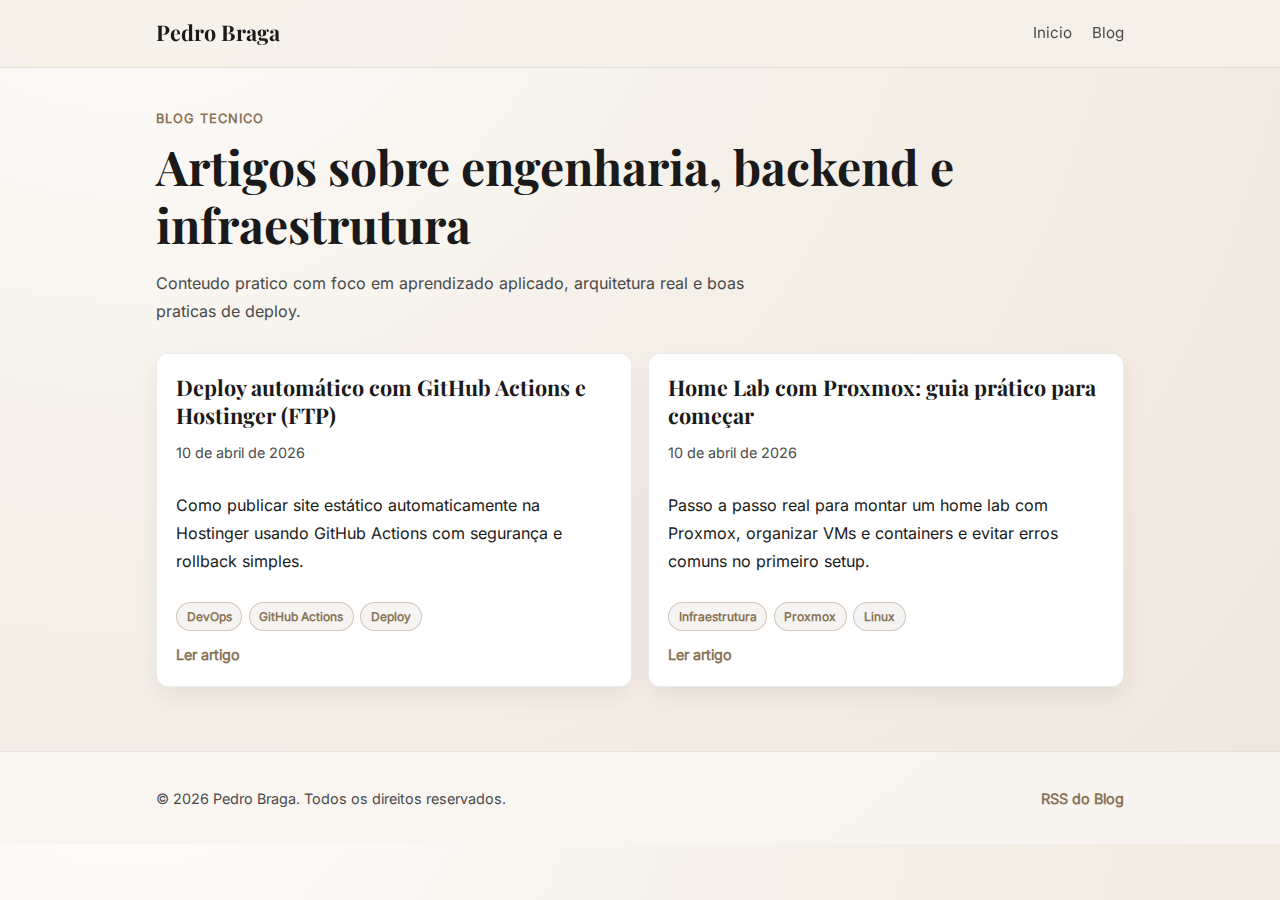
<file: blog/index.html>
<!DOCTYPE html>
<html lang="pt-BR">
<head>
  <meta charset="UTF-8">
  <meta name="viewport" content="width=device-width, initial-scale=1.0">
  <title>Blog Tecnico | Pedro Braga</title>
  <meta name="description" content="Artigos tecnicos sobre infraestrutura, automacao, backend e engenharia de software.">
  <meta name="author" content="Pedro Braga">
  <link rel="canonical" href="https://pedrobragabes.com/blog/">
  <link rel="icon" type="image/png" href="/assets/favicon/PB.png">
  <meta property="og:type" content="article">
  <meta property="og:title" content="Blog Tecnico | Pedro Braga">
  <meta property="og:description" content="Artigos tecnicos sobre infraestrutura, automacao, backend e engenharia de software.">
  <meta property="og:url" content="https://pedrobragabes.com/blog/">
  <meta property="og:image" content="https://pedrobragabes.com/assets/profile/Pedro Braga.webp">
  <meta property="twitter:card" content="summary_large_image">
  <meta property="twitter:title" content="Blog Tecnico | Pedro Braga">
  <meta property="twitter:description" content="Artigos tecnicos sobre infraestrutura, automacao, backend e engenharia de software.">
  <meta property="twitter:image" content="https://pedrobragabes.com/assets/profile/Pedro Braga.webp">
  <link rel="alternate" type="application/rss+xml" title="RSS Blog Pedro Braga" href="/blog/rss.xml">
  <link rel="stylesheet" href="/css/blog.css">
  
  <script type="application/ld+json">{"@context":"https://schema.org","@type":"Blog","name":"Pedro Braga - Blog Tecnico","url":"https://pedrobragabes.com/blog/","description":"Artigos tecnicos sobre infraestrutura, automacao, backend e engenharia de software.","publisher":{"@type":"Person","name":"Pedro Braga"}}</script>
  <script async src="https://www.googletagmanager.com/gtag/js?id=G-C7M61DXD7W"></script>
  <script src="/js/analytics.min.js"></script>
</head>
<body class="blog-listing">
  <header class="blog-header">
    <div class="container">
      <a class="blog-logo" href="/">Pedro Braga</a>
      <nav class="blog-nav" aria-label="Navegacao do blog">
        <a href="/">Inicio</a>
        <a href="/blog/">Blog</a>
      </nav>
    </div>
  </header>

  <main class="blog-main" id="main-content">
    <section class="hero">
  <div class="container">
    <p class="eyebrow">Blog Tecnico</p>
    <h1>Artigos sobre engenharia, backend e infraestrutura</h1>
    <p class="hero-text">Conteudo pratico com foco em aprendizado aplicado, arquitetura real e boas praticas de deploy.</p>
  </div>
</section>
<section class="posts">
  <div class="container posts-grid">
    <article class="post-card">
  <h2><a href="/blog/deploy-automatico-github-actions-hostinger/">Deploy automático com GitHub Actions e Hostinger (FTP)</a></h2>
  <p class="post-meta">10 de abril de 2026</p>
  <p>Como publicar site estático automaticamente na Hostinger usando GitHub Actions com segurança e rollback simples.</p>
  <div class="post-tags"><span class="tag">DevOps</span><span class="tag">GitHub Actions</span><span class="tag">Deploy</span></div>
  <a class="read-more" href="/blog/deploy-automatico-github-actions-hostinger/">Ler artigo</a>
</article>
<article class="post-card">
  <h2><a href="/blog/homelab-proxmox-guia-pratico/">Home Lab com Proxmox: guia prático para começar</a></h2>
  <p class="post-meta">10 de abril de 2026</p>
  <p>Passo a passo real para montar um home lab com Proxmox, organizar VMs e containers e evitar erros comuns no primeiro setup.</p>
  <div class="post-tags"><span class="tag">Infraestrutura</span><span class="tag">Proxmox</span><span class="tag">Linux</span></div>
  <a class="read-more" href="/blog/homelab-proxmox-guia-pratico/">Ler artigo</a>
</article>
  </div>
</section>
  </main>

  <footer class="blog-footer">
    <div class="container">
      <p>© 2026 Pedro Braga. Todos os direitos reservados.</p>
      <a href="/blog/rss.xml">RSS do Blog</a>
    </div>
  </footer>
</body>
</html>
</file>
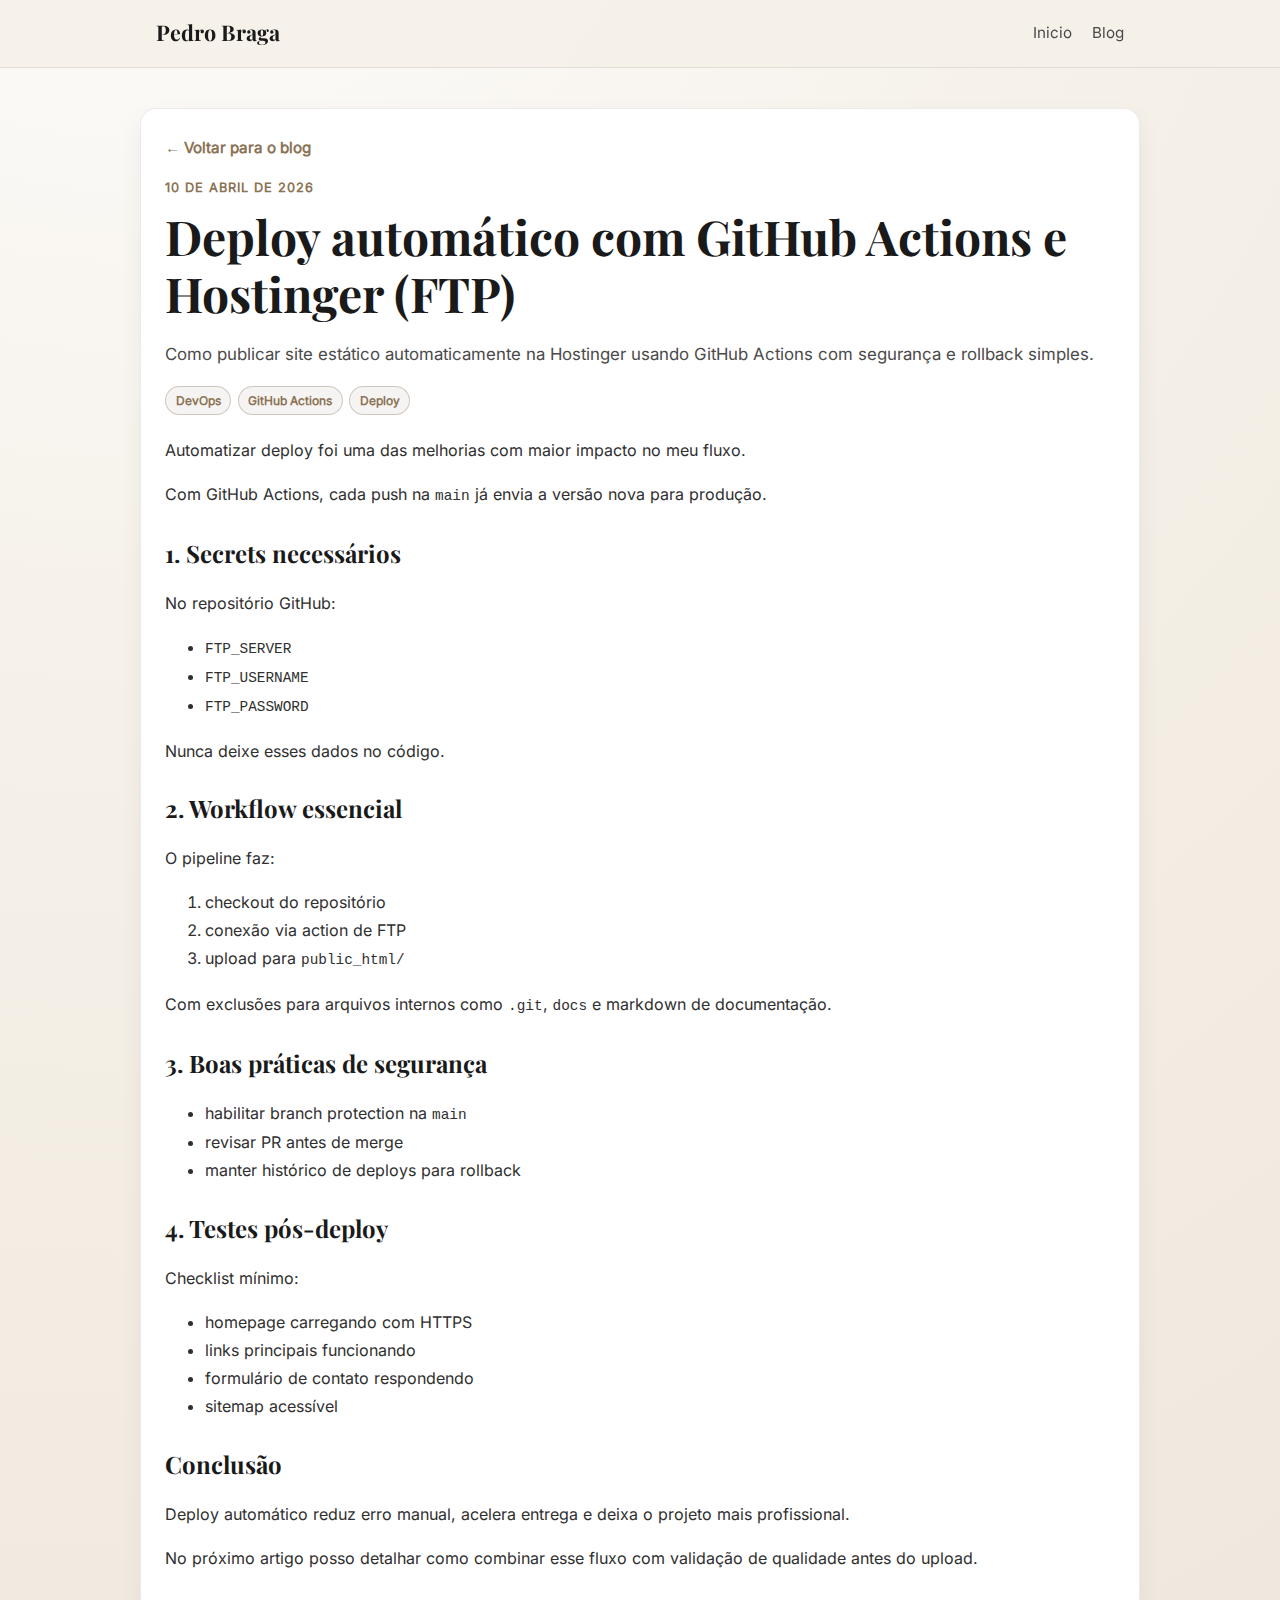
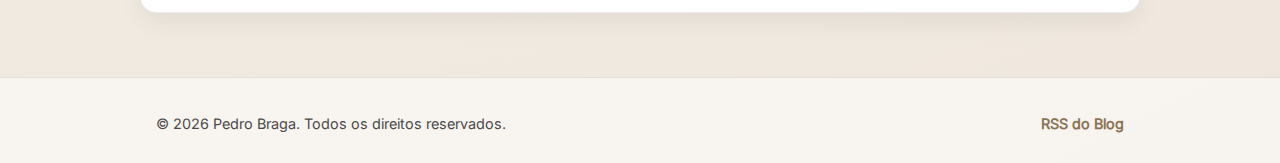
<file: blog/deploy-automatico-github-actions-hostinger/index.html>
<!DOCTYPE html>
<html lang="pt-BR">
<head>
  <meta charset="UTF-8">
  <meta name="viewport" content="width=device-width, initial-scale=1.0">
  <title>Deploy automático com GitHub Actions e Hostinger (FTP) | Blog Pedro Braga</title>
  <meta name="description" content="Como publicar site estático automaticamente na Hostinger usando GitHub Actions com segurança e rollback simples.">
  <meta name="author" content="Pedro Braga">
  <link rel="canonical" href="https://pedrobragabes.com/blog/deploy-automatico-github-actions-hostinger/">
  <link rel="icon" type="image/png" href="/assets/favicon/PB.png">
  <meta property="og:type" content="article">
  <meta property="og:title" content="Deploy automático com GitHub Actions e Hostinger (FTP) | Blog Pedro Braga">
  <meta property="og:description" content="Como publicar site estático automaticamente na Hostinger usando GitHub Actions com segurança e rollback simples.">
  <meta property="og:url" content="https://pedrobragabes.com/blog/deploy-automatico-github-actions-hostinger/">
  <meta property="og:image" content="https://pedrobragabes.com/assets/profile/Pedro Braga.webp">
  <meta property="twitter:card" content="summary_large_image">
  <meta property="twitter:title" content="Deploy automático com GitHub Actions e Hostinger (FTP) | Blog Pedro Braga">
  <meta property="twitter:description" content="Como publicar site estático automaticamente na Hostinger usando GitHub Actions com segurança e rollback simples.">
  <meta property="twitter:image" content="https://pedrobragabes.com/assets/profile/Pedro Braga.webp">
  <link rel="alternate" type="application/rss+xml" title="RSS Blog Pedro Braga" href="/blog/rss.xml">
  <link rel="stylesheet" href="/css/blog.css">
  
  <script type="application/ld+json">{"@context":"https://schema.org","@type":"BlogPosting","headline":"Deploy automático com GitHub Actions e Hostinger (FTP)","datePublished":"2026-04-10","dateModified":"2026-04-10","description":"Como publicar site estático automaticamente na Hostinger usando GitHub Actions com segurança e rollback simples.","image":"https://pedrobragabes.com/assets/profile/Pedro Braga.webp","mainEntityOfPage":"https://pedrobragabes.com/blog/deploy-automatico-github-actions-hostinger/","author":{"@type":"Person","name":"Pedro Braga"},"publisher":{"@type":"Person","name":"Pedro Braga"}}</script>
  <script async src="https://www.googletagmanager.com/gtag/js?id=G-C7M61DXD7W"></script>
  <script src="/js/analytics.min.js"></script>
</head>
<body class="blog-article">
  <header class="blog-header">
    <div class="container">
      <a class="blog-logo" href="/">Pedro Braga</a>
      <nav class="blog-nav" aria-label="Navegacao do blog">
        <a href="/">Inicio</a>
        <a href="/blog/">Blog</a>
      </nav>
    </div>
  </header>

  <main class="blog-main" id="main-content">
    <article class="article container">
  <a class="back-link" href="/blog/">← Voltar para o blog</a>
  <p class="eyebrow">10 de abril de 2026</p>
  <h1>Deploy automático com GitHub Actions e Hostinger (FTP)</h1>
  <p class="article-description">Como publicar site estático automaticamente na Hostinger usando GitHub Actions com segurança e rollback simples.</p>
  <div class="post-tags"><span class="tag">DevOps</span><span class="tag">GitHub Actions</span><span class="tag">Deploy</span></div>
  <div class="article-content"><p>Automatizar deploy foi uma das melhorias com maior impacto no meu fluxo.</p>
<p>Com GitHub Actions, cada push na <code>main</code> já envia a versão nova para produção.</p>
<h2>1. Secrets necessários</h2>
<p>No repositório GitHub:</p>
<ul>
<li><code>FTP_SERVER</code></li>
<li><code>FTP_USERNAME</code></li>
<li><code>FTP_PASSWORD</code></li>
</ul>
<p>Nunca deixe esses dados no código.</p>
<h2>2. Workflow essencial</h2>
<p>O pipeline faz:</p>
<ol>
<li>checkout do repositório</li>
<li>conexão via action de FTP</li>
<li>upload para <code>public_html/</code></li>
</ol>
<p>Com exclusões para arquivos internos como <code>.git</code>, <code>docs</code> e markdown de documentação.</p>
<h2>3. Boas práticas de segurança</h2>
<ul>
<li>habilitar branch protection na <code>main</code></li>
<li>revisar PR antes de merge</li>
<li>manter histórico de deploys para rollback</li>
</ul>
<h2>4. Testes pós-deploy</h2>
<p>Checklist mínimo:</p>
<ul>
<li>homepage carregando com HTTPS</li>
<li>links principais funcionando</li>
<li>formulário de contato respondendo</li>
<li>sitemap acessível</li>
</ul>
<h2>Conclusão</h2>
<p>Deploy automático reduz erro manual, acelera entrega e deixa o projeto mais profissional.</p>
<p>No próximo artigo posso detalhar como combinar esse fluxo com validação de qualidade antes do upload.</p>
</div>
</article>
  </main>

  <footer class="blog-footer">
    <div class="container">
      <p>© 2026 Pedro Braga. Todos os direitos reservados.</p>
      <a href="/blog/rss.xml">RSS do Blog</a>
    </div>
  </footer>
</body>
</html>
</file>
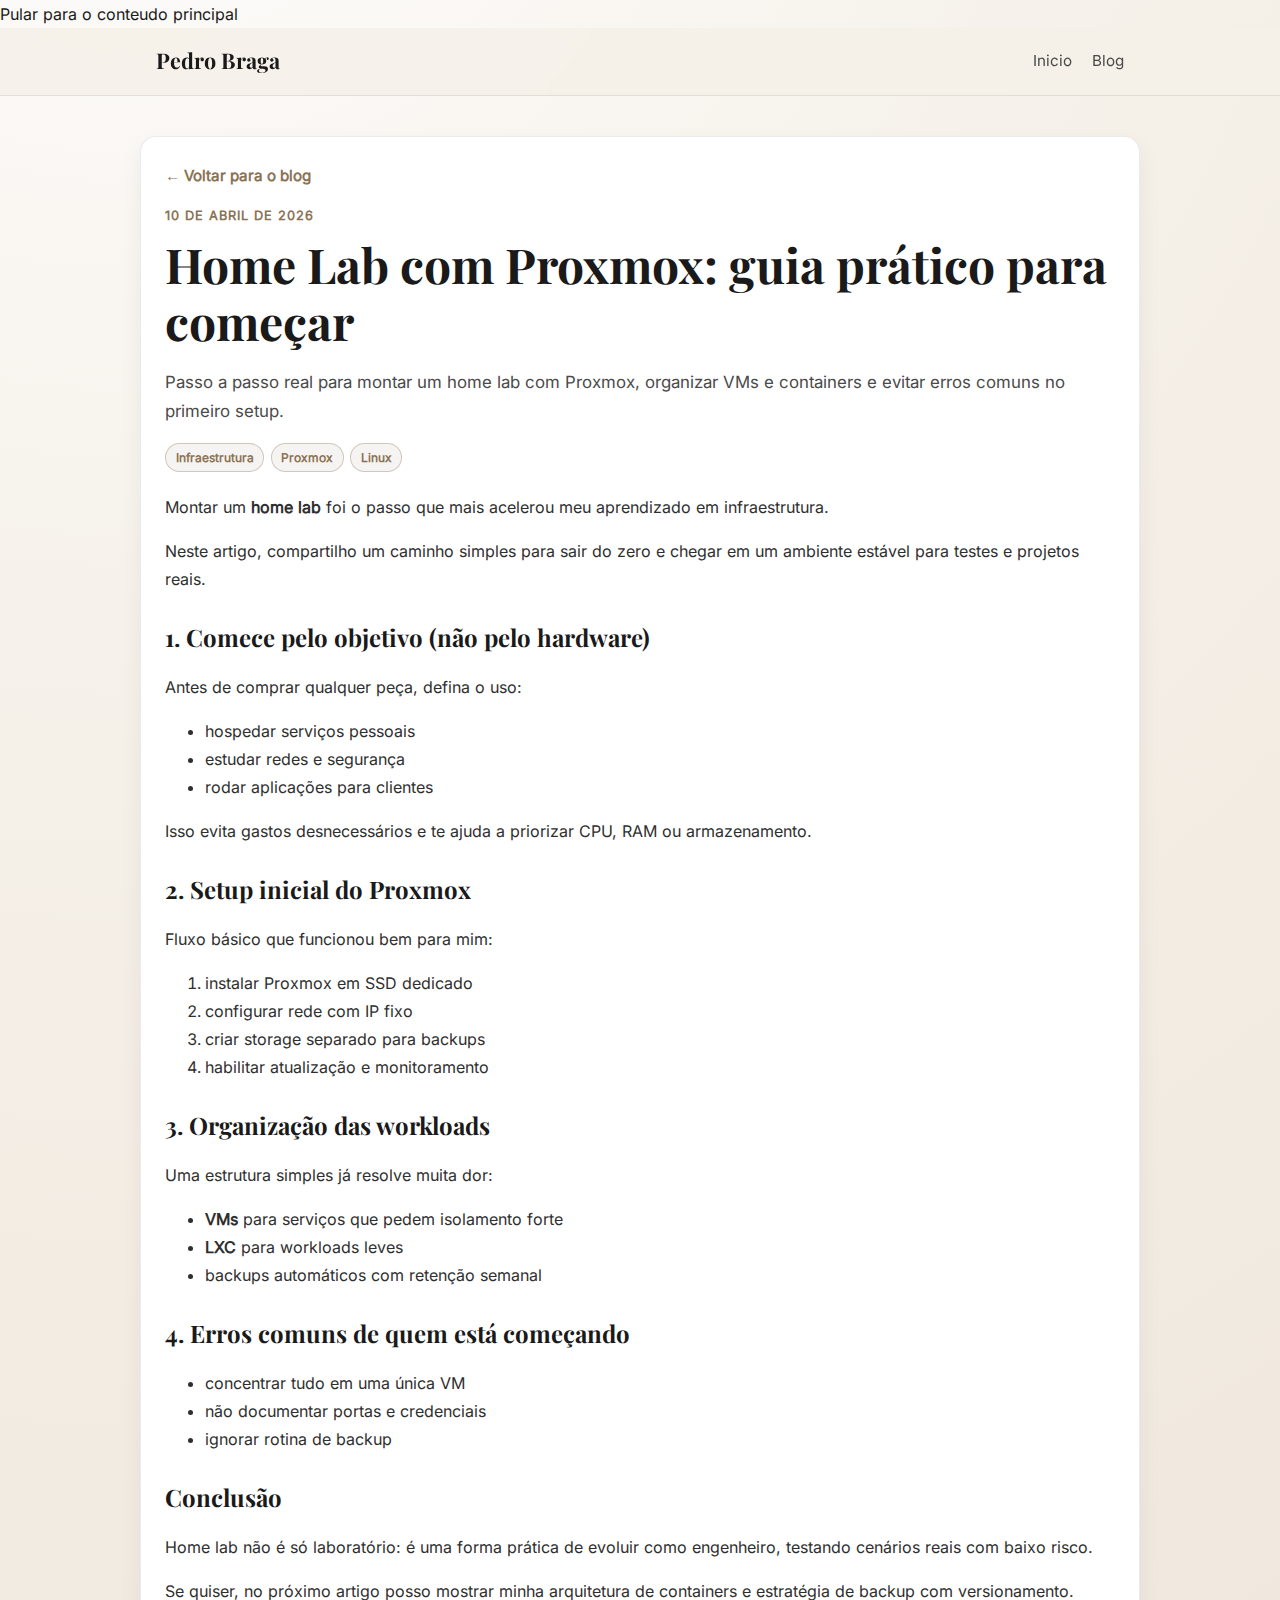
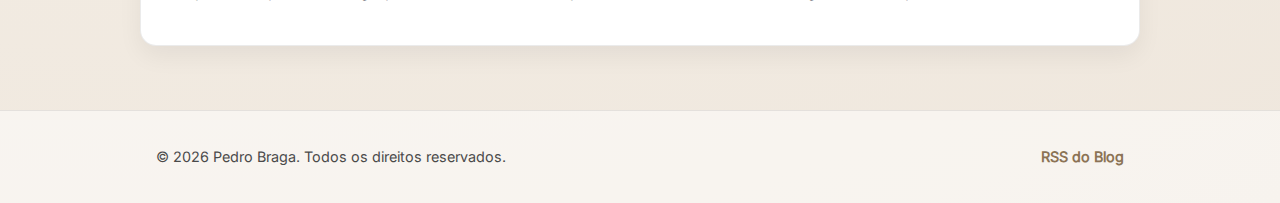
<file: blog/homelab-proxmox-guia-pratico/index.html>
<!DOCTYPE html>
<html lang="pt-BR">
<head>
  <meta charset="UTF-8">
  <meta name="viewport" content="width=device-width, initial-scale=1.0">
  <title>Home Lab com Proxmox: guia prático para começar | Blog Pedro Braga</title>
  <meta name="description" content="Passo a passo real para montar um home lab com Proxmox, organizar VMs e containers e evitar erros comuns no primeiro setup.">
  <meta name="author" content="Pedro Braga">
  <link rel="canonical" href="https://pedrobragabes.com/blog/homelab-proxmox-guia-pratico/">
  <link rel="icon" type="image/png" href="/assets/favicon/PB.png">
  <meta property="og:type" content="article">
  <meta property="og:title" content="Home Lab com Proxmox: guia prático para começar | Blog Pedro Braga">
  <meta property="og:description" content="Passo a passo real para montar um home lab com Proxmox, organizar VMs e containers e evitar erros comuns no primeiro setup.">
  <meta property="og:url" content="https://pedrobragabes.com/blog/homelab-proxmox-guia-pratico/">
  <meta property="og:image" content="https://pedrobragabes.com/assets/profile/Pedro Braga.webp">
  <meta property="twitter:card" content="summary_large_image">
  <meta property="twitter:title" content="Home Lab com Proxmox: guia prático para começar | Blog Pedro Braga">
  <meta property="twitter:description" content="Passo a passo real para montar um home lab com Proxmox, organizar VMs e containers e evitar erros comuns no primeiro setup.">
  <meta property="twitter:image" content="https://pedrobragabes.com/assets/profile/Pedro Braga.webp">
  <link rel="alternate" type="application/rss+xml" title="RSS Blog Pedro Braga" href="/blog/rss.xml">

  <script>
    (function () {
      try {
        var savedTheme = localStorage.getItem('theme');
        var prefersDark = window.matchMedia('(prefers-color-scheme: dark)').matches;
        var theme = savedTheme || (prefersDark ? 'dark' : 'light');
        document.documentElement.setAttribute('data-theme', theme);
        document.documentElement.style.backgroundColor = theme === 'dark' ? '#121212' : '#F5F0E8';
      } catch (e) {
        document.documentElement.setAttribute('data-theme', 'light');
        document.documentElement.style.backgroundColor = '#F5F0E8';
      }
    })();
  </script>

  <link rel="stylesheet" href="/css/blog.css">
  
  <script type="application/ld+json">{"@context":"https://schema.org","@type":"BlogPosting","headline":"Home Lab com Proxmox: guia prático para começar","datePublished":"2026-04-10","dateModified":"2026-04-10","description":"Passo a passo real para montar um home lab com Proxmox, organizar VMs e containers e evitar erros comuns no primeiro setup.","image":"https://pedrobragabes.com/assets/profile/Pedro Braga.webp","mainEntityOfPage":"https://pedrobragabes.com/blog/homelab-proxmox-guia-pratico/","author":{"@type":"Person","name":"Pedro Braga"},"publisher":{"@type":"Person","name":"Pedro Braga"}}</script>
  <script async src="https://www.googletagmanager.com/gtag/js?id=G-C7M61DXD7W"></script>
  <script src="/js/analytics.min.js"></script>
</head>
<body class="blog-article">
  <a href="#main-content" class="skip-link">Pular para o conteudo principal</a>

  <header class="blog-header">
    <div class="container">
      <a class="blog-logo" href="/">Pedro Braga</a>
      <nav class="blog-nav" aria-label="Navegacao do blog">
        <a class="blog-nav__link" href="/">Inicio</a>
        <a class="blog-nav__link" href="/blog/">Blog</a>
      </nav>
    </div>
  </header>

  <main class="blog-main" id="main-content">
    <article class="article container">
  <a class="back-link" href="/blog/">← Voltar para o blog</a>
  <p class="eyebrow">10 de abril de 2026</p>
  <h1>Home Lab com Proxmox: guia prático para começar</h1>
  <p class="article-description">Passo a passo real para montar um home lab com Proxmox, organizar VMs e containers e evitar erros comuns no primeiro setup.</p>
  <div class="post-tags"><span class="tag">Infraestrutura</span><span class="tag">Proxmox</span><span class="tag">Linux</span></div>
  <div class="article-content"><p>Montar um <strong>home lab</strong> foi o passo que mais acelerou meu aprendizado em infraestrutura.</p>
<p>Neste artigo, compartilho um caminho simples para sair do zero e chegar em um ambiente estável para testes e projetos reais.</p>
<h2>1. Comece pelo objetivo (não pelo hardware)</h2>
<p>Antes de comprar qualquer peça, defina o uso:</p>
<ul>
<li>hospedar serviços pessoais</li>
<li>estudar redes e segurança</li>
<li>rodar aplicações para clientes</li>
</ul>
<p>Isso evita gastos desnecessários e te ajuda a priorizar CPU, RAM ou armazenamento.</p>
<h2>2. Setup inicial do Proxmox</h2>
<p>Fluxo básico que funcionou bem para mim:</p>
<ol>
<li>instalar Proxmox em SSD dedicado</li>
<li>configurar rede com IP fixo</li>
<li>criar storage separado para backups</li>
<li>habilitar atualização e monitoramento</li>
</ol>
<h2>3. Organização das workloads</h2>
<p>Uma estrutura simples já resolve muita dor:</p>
<ul>
<li><strong>VMs</strong> para serviços que pedem isolamento forte</li>
<li><strong>LXC</strong> para workloads leves</li>
<li>backups automáticos com retenção semanal</li>
</ul>
<h2>4. Erros comuns de quem está começando</h2>
<ul>
<li>concentrar tudo em uma única VM</li>
<li>não documentar portas e credenciais</li>
<li>ignorar rotina de backup</li>
</ul>
<h2>Conclusão</h2>
<p>Home lab não é só laboratório: é uma forma prática de evoluir como engenheiro, testando cenários reais com baixo risco.</p>
<p>Se quiser, no próximo artigo posso mostrar minha arquitetura de containers e estratégia de backup com versionamento.</p>
</div>
</article>
  </main>

  <footer class="blog-footer">
    <div class="container">
      <p>© 2026 Pedro Braga. Todos os direitos reservados.</p>
      <a href="/blog/rss.xml">RSS do Blog</a>
    </div>
  </footer>
</body>
</html>
</file>
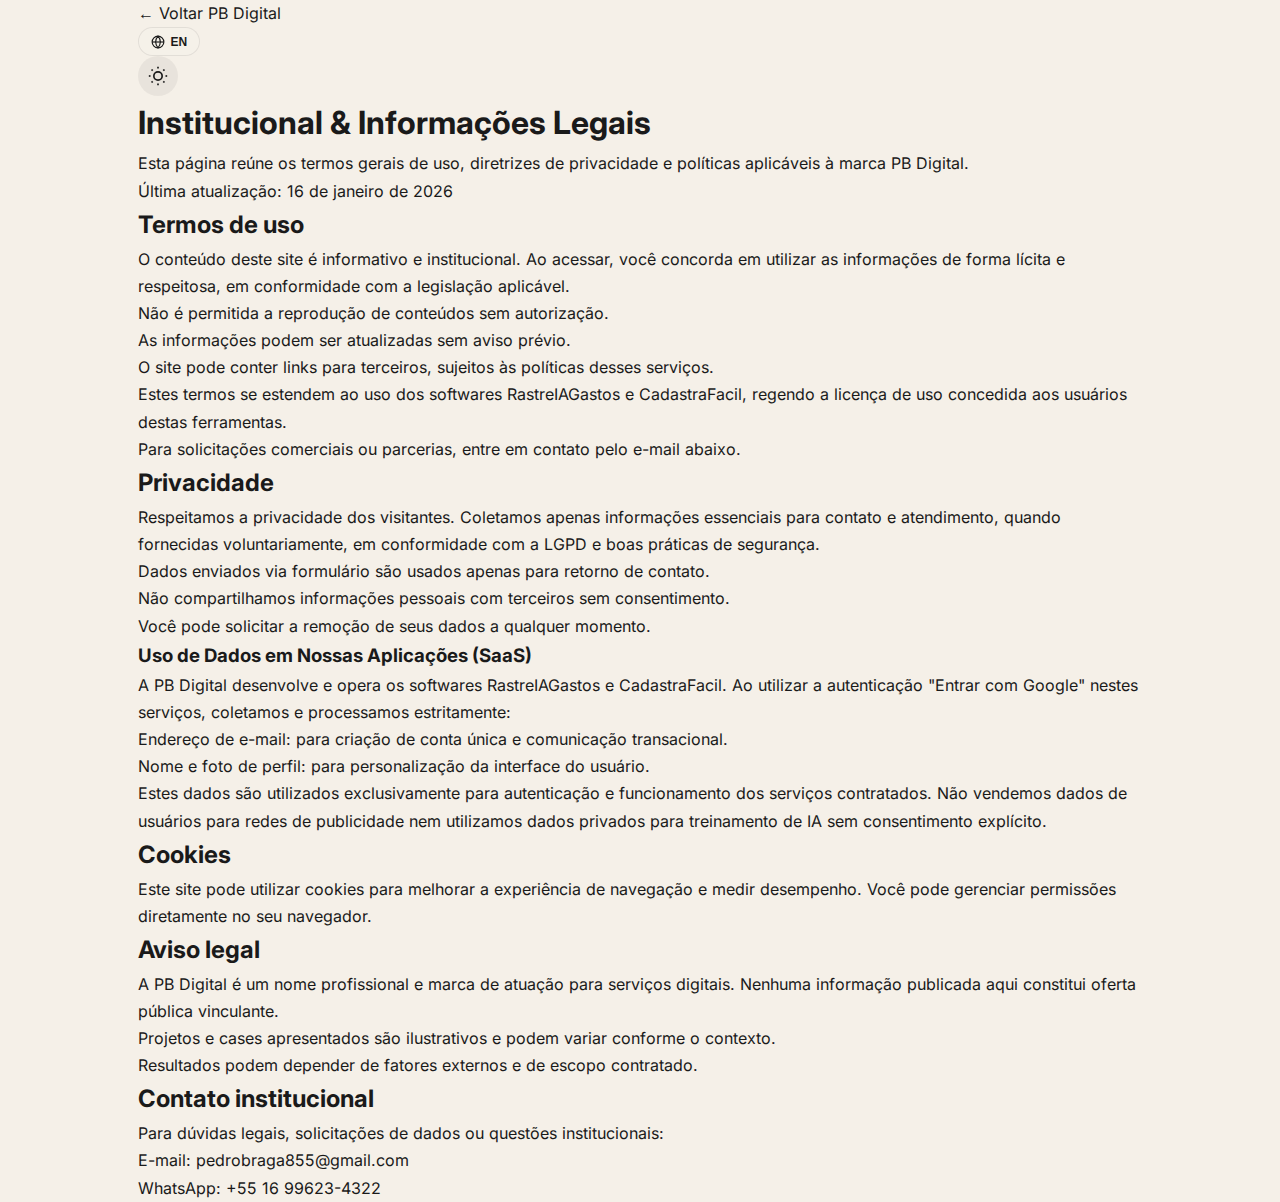
<file: institucional.html>
<!DOCTYPE html>
<html lang="pt-BR">

<head>
    <meta charset="UTF-8">
    <meta name="viewport" content="width=device-width, initial-scale=1.0">
    <meta name="description"
        content="PB Digital - Página institucional com informações legais, termos de uso e privacidade.">
    <meta name="author" content="PB Digital">
    <title>PB Digital | Institucional</title>
    <link rel="icon" type="image/png" href="assets/favicon/PB.png">
    <link rel="canonical" href="https://pedrobragabes.com/institucional">

    <!-- Google Fonts with display=swap -->
    <link
        href="https://fonts.googleapis.com/css2?family=Inter:wght@400;500;600&family=Playfair+Display:wght@600;700&display=swap"
        rel="stylesheet">

    <!-- Main Stylesheet -->
    <link rel="stylesheet" href="css/style.css">

    <script>
        (function () {
            const savedTheme = localStorage.getItem('theme');
            const theme = savedTheme || 'dark';
            document.documentElement.setAttribute('data-theme', theme);
        })();
    </script>
</head>

<body>
    <header class="legal-header">
        <div class="container legal-header__content">
            <a href="/" class="legal-header__back" aria-label="Voltar para a página inicial">←
                <span data-i18n="legal.header.back">Voltar</span></a>
            <span class="legal-header__brand">PB Digital</span>
            <div class="legal-header__actions">
                <button class="lang-toggle" id="langToggle" aria-label="Mudar idioma">
                    <svg xmlns="http://www.w3.org/2000/svg" width="16" height="16" viewBox="0 0 24 24" fill="none"
                        stroke="currentColor" stroke-width="2">
                        <circle cx="12" cy="12" r="10"></circle>
                        <line x1="2" y1="12" x2="22" y2="12"></line>
                        <path
                            d="M12 2a15.3 15.3 0 0 1 4 10 15.3 15.3 0 0 1-4 10 15.3 15.3 0 0 1-4-10 15.3 15.3 0 0 1 4-10z">
                        </path>
                    </svg>
                    <span>EN</span>
                </button>
                <button class="theme-toggle" id="themeToggle" aria-label="Alternar tema">
                    <svg class="theme-toggle__icon theme-toggle__icon--sun" xmlns="http://www.w3.org/2000/svg"
                        viewBox="0 0 24 24" fill="none" stroke="currentColor" stroke-width="2">
                        <circle cx="12" cy="12" r="5"></circle>
                        <line x1="12" y1="1" x2="12" y2="3"></line>
                        <line x1="12" y1="21" x2="12" y2="23"></line>
                        <line x1="4.22" y1="4.22" x2="5.64" y2="5.64"></line>
                        <line x1="18.36" y1="18.36" x2="19.78" y2="19.78"></line>
                        <line x1="1" y1="12" x2="3" y2="12"></line>
                        <line x1="21" y1="12" x2="23" y2="12"></line>
                        <line x1="4.22" y1="19.78" x2="5.64" y2="18.36"></line>
                        <line x1="18.36" y1="5.64" x2="19.78" y2="4.22"></line>
                    </svg>
                    <svg class="theme-toggle__icon theme-toggle__icon--moon" xmlns="http://www.w3.org/2000/svg"
                        viewBox="0 0 24 24" fill="none" stroke="currentColor" stroke-width="2">
                        <path d="M21 12.79A9 9 0 1 1 11.21 3 7 7 0 0 0 21 12.79z"></path>
                    </svg>
                </button>
            </div>
        </div>
    </header>

    <main class="legal">
        <div class="container">
            <section class="legal__hero">
                <h1 data-i18n="legal.hero.title">Institucional &amp; Informações Legais</h1>
                <p data-i18n="legal.hero.subtitle">Esta página reúne os termos gerais de uso, diretrizes de privacidade
                    e políticas aplicáveis à marca PB Digital.</p>
                <p class="legal__meta" data-i18n="legal.hero.updated">Última atualização: 16 de janeiro de 2026</p>
            </section>

            <section class="legal__section" id="termos">
                <h2 data-i18n="legal.terms.title">Termos de uso</h2>
                <p data-i18n="legal.terms.body">O conteúdo deste site é informativo e institucional. Ao acessar, você
                    concorda em utilizar as informações de forma lícita e respeitosa, em conformidade com a legislação
                    aplicável.</p>
                <ul class="legal__list">
                    <li data-i18n="legal.terms.item1">Não é permitida a reprodução de conteúdos sem autorização.</li>
                    <li data-i18n="legal.terms.item2">As informações podem ser atualizadas sem aviso prévio.</li>
                    <li data-i18n="legal.terms.item3">O site pode conter links para terceiros, sujeitos às políticas
                        desses serviços.</li>
                    <li data-i18n="legal.terms.item4">Estes termos se estendem ao uso dos softwares RastreIAGastos e
                        CadastraFacil, regendo a licença de uso concedida aos usuários destas ferramentas.</li>
                </ul>
                <div class="legal__note" data-i18n="legal.terms.note">Para solicitações comerciais ou parcerias, entre em
                    contato pelo e-mail abaixo.</div>
            </section>

            <section class="legal__section" id="privacidade">
                <h2 data-i18n="legal.privacy.title">Privacidade</h2>
                <p data-i18n="legal.privacy.body">Respeitamos a privacidade dos visitantes. Coletamos apenas informações
                    essenciais para contato e atendimento, quando fornecidas voluntariamente, em conformidade com a
                    LGPD e boas práticas de segurança.</p>
                <ul class="legal__list">
                    <li data-i18n="legal.privacy.item1">Dados enviados via formulário são usados apenas para retorno de
                        contato.</li>
                    <li data-i18n="legal.privacy.item2">Não compartilhamos informações pessoais com terceiros sem
                        consentimento.</li>
                    <li data-i18n="legal.privacy.item3">Você pode solicitar a remoção de seus dados a qualquer momento.
                    </li>
                </ul>
                <h3 class="legal__subheading" data-i18n="legal.privacy.saas_title">Uso de Dados em Nossas Aplicações
                    (SaaS)</h3>
                <p data-i18n="legal.privacy.saas_intro">A PB Digital desenvolve e opera os softwares RastreIAGastos e
                    CadastraFacil. Ao utilizar a autenticação "Entrar com Google" nestes serviços, coletamos e
                    processamos estritamente:</p>
                <ul class="legal__list">
                    <li data-i18n="legal.privacy.saas.item1">Endereço de e-mail: para criação de conta única e
                        comunicação transacional.</li>
                    <li data-i18n="legal.privacy.saas.item2">Nome e foto de perfil: para personalização da interface do
                        usuário.</li>
                </ul>
                <p data-i18n="legal.privacy.saas.item3">Estes dados são utilizados exclusivamente para autenticação e
                    funcionamento dos serviços contratados. Não vendemos dados de usuários para redes de publicidade
                    nem utilizamos dados privados para treinamento de IA sem consentimento explícito.</p>
            </section>

            <section class="legal__section" id="cookies">
                <h2 data-i18n="legal.cookies.title">Cookies</h2>
                <p data-i18n="legal.cookies.body">Este site pode utilizar cookies para melhorar a experiência de
                    navegação e medir desempenho. Você pode gerenciar permissões diretamente no seu navegador.</p>
            </section>

            <section class="legal__section" id="aviso-legal">
                <h2 data-i18n="legal.notice.title">Aviso legal</h2>
                <p data-i18n="legal.notice.body">A PB Digital é um nome profissional e marca de atuação para serviços
                    digitais. Nenhuma informação publicada aqui constitui oferta pública vinculante.</p>
                <ul class="legal__list">
                    <li data-i18n="legal.notice.item1">Projetos e cases apresentados são ilustrativos e podem variar
                        conforme o contexto.</li>
                    <li data-i18n="legal.notice.item2">Resultados podem depender de fatores externos e de escopo
                        contratado.</li>
                </ul>
            </section>

            <section class="legal__section" id="contato-legal">
                <h2 data-i18n="legal.contact.title">Contato institucional</h2>
                <p data-i18n="legal.contact.body">Para dúvidas legais, solicitações de dados ou questões institucionais:
                </p>
                <ul class="legal__list">
                    <li><span data-i18n="legal.contact.email_label">E-mail:</span> pedrobraga855@gmail.com</li>
                    <li><span data-i18n="legal.contact.whatsapp_label">WhatsApp:</span> +55 16 99623-4322</li>
                </ul>
            </section>
        </div>
    </main>

    <script src="js/i18n.js" defer></script>
    <script>
        (function () {
            const themeToggle = document.getElementById('themeToggle');
            const prefersDark = window.matchMedia('(prefers-color-scheme: dark)');

            function setTheme(theme) {
                document.documentElement.setAttribute('data-theme', theme);
                localStorage.setItem('theme', theme);
            }

            function initTheme() {
                const savedTheme = localStorage.getItem('theme');
                if (savedTheme) {
                    setTheme(savedTheme);
                    return;
                }
                setTheme('dark');
            }

            initTheme();

            if (themeToggle) {
                themeToggle.addEventListener('click', () => {
                    const currentTheme = document.documentElement.getAttribute('data-theme');
                    setTheme(currentTheme === 'dark' ? 'light' : 'dark');
                });
            }

            prefersDark.addEventListener('change', (e) => {
                if (!localStorage.getItem('theme')) {
                    setTheme(e.matches ? 'dark' : 'light');
                }
            });
        })();
    </script>
</body>

</html>
</file>
<file: css/blog.css>
/* Blog Styles - v1.7.0 */

@font-face {
    font-family: 'Inter';
    font-style: normal;
    font-weight: 400;
    font-display: swap;
    src: url('../assets/fonts/inter-latin.woff2') format('woff2');
}

@font-face {
    font-family: 'Playfair Display';
    font-style: normal;
    font-weight: 700;
    font-display: swap;
    src: url('../assets/fonts/playfair-latin.woff2') format('woff2');
}

:root {
    --bg: #f5f0e8;
    --card: #ffffff;
    --text: #1a1a1a;
    --muted: #4a4a4a;
    --accent: #8b7355;
    --border: rgba(0, 0, 0, 0.08);
    --shadow: 0 10px 25px rgba(0, 0, 0, 0.06);
    --container: 1000px;
}

* {
    box-sizing: border-box;
}

body {
    margin: 0;
    font-family: 'Inter', sans-serif;
    background: radial-gradient(circle at 10% -20%, #ffffff 0%, var(--bg) 45%, #efe7dd 100%);
    color: var(--text);
    line-height: 1.75;
}

a {
    color: inherit;
    text-decoration: none;
}

.container {
    width: 100%;
    max-width: var(--container);
    margin: 0 auto;
    padding: 0 1rem;
}

.blog-header {
    position: sticky;
    top: 0;
    z-index: 50;
    backdrop-filter: blur(14px);
    background: rgba(245, 240, 232, 0.85);
    border-bottom: 1px solid var(--border);
}

.blog-header .container {
    display: flex;
    align-items: center;
    justify-content: space-between;
    padding-top: 0.9rem;
    padding-bottom: 0.9rem;
}

.blog-logo {
    font-family: 'Playfair Display', serif;
    font-size: 1.35rem;
    font-weight: 700;
}

.blog-nav {
    display: flex;
    gap: 1.25rem;
    font-size: 0.95rem;
    color: var(--muted);
}

.blog-nav a:hover {
    color: var(--accent);
}

.blog-main {
    padding: 2.5rem 0 4rem;
}

.hero {
    margin-bottom: 1.75rem;
}

.eyebrow {
    color: var(--accent);
    font-size: 0.8rem;
    letter-spacing: 0.08em;
    text-transform: uppercase;
    font-weight: 700;
    margin: 0 0 0.5rem;
}

.hero h1,
.article h1 {
    font-family: 'Playfair Display', serif;
    font-size: clamp(2rem, 4vw, 3rem);
    line-height: 1.2;
    margin: 0;
}

.hero-text {
    color: var(--muted);
    max-width: 65ch;
    margin-top: 1rem;
}

.posts-grid {
    display: grid;
    grid-template-columns: repeat(auto-fit, minmax(280px, 1fr));
    gap: 1rem;
}

.post-card {
    background: var(--card);
    border: 1px solid var(--border);
    border-radius: 12px;
    padding: 1.2rem;
    box-shadow: var(--shadow);
    display: flex;
    flex-direction: column;
    gap: 0.65rem;
}

.post-card h2 {
    margin: 0;
    font-family: 'Playfair Display', serif;
    font-size: 1.35rem;
    line-height: 1.3;
}

.post-card h2 a:hover {
    color: var(--accent);
}

.post-meta {
    margin: 0;
    color: var(--muted);
    font-size: 0.9rem;
}

.post-tags {
    display: flex;
    flex-wrap: wrap;
    gap: 0.4rem;
}

.tag {
    border: 1px solid rgba(139, 115, 85, 0.35);
    color: var(--accent);
    background: rgba(139, 115, 85, 0.08);
    border-radius: 999px;
    padding: 0.2rem 0.6rem;
    font-size: 0.75rem;
    font-weight: 600;
}

.read-more {
    margin-top: auto;
    display: inline-flex;
    align-items: center;
    gap: 0.35rem;
    font-size: 0.9rem;
    font-weight: 600;
    color: var(--accent);
}

.article {
    background: var(--card);
    border: 1px solid var(--border);
    border-radius: 16px;
    padding: 1.5rem;
    box-shadow: var(--shadow);
}

.back-link {
    display: inline-flex;
    margin-bottom: 1rem;
    color: var(--accent);
    font-size: 0.95rem;
    font-weight: 600;
}

.article-description {
    color: var(--muted);
    font-size: 1.05rem;
}

.article-content {
    margin-top: 1.3rem;
}

.article-content h2,
.article-content h3 {
    font-family: 'Playfair Display', serif;
    line-height: 1.3;
    margin-top: 1.8rem;
}

.article-content pre {
    overflow-x: auto;
    padding: 0.8rem;
    border-radius: 10px;
    background: #f0e7db;
    border: 1px solid var(--border);
}

.article-content code {
    font-family: Consolas, Monaco, 'Andale Mono', 'Ubuntu Mono', monospace;
    font-size: 0.9rem;
}

.article-content p,
.article-content li {
    color: #2f2f2f;
}

.blog-footer {
    border-top: 1px solid var(--border);
    background: rgba(255, 255, 255, 0.5);
}

.blog-footer .container {
    padding-top: 1.2rem;
    padding-bottom: 1.2rem;
    display: flex;
    align-items: center;
    justify-content: space-between;
    gap: 0.5rem;
    flex-wrap: wrap;
    font-size: 0.9rem;
    color: var(--muted);
}

.blog-footer a {
    color: var(--accent);
    font-weight: 600;
}

@media (max-width: 640px) {
    .blog-header .container {
        flex-direction: column;
        align-items: flex-start;
        gap: 0.55rem;
    }

    .article {
        padding: 1.1rem;
        border-radius: 12px;
    }
}
</file>
<file: css/style.css>
/**
 * Portfolio - Pedro Braga
 * Main Stylesheet
 * 
 * Structure:
 * 0. Self-hosted Fonts (@font-face)
 * 1. Design Tokens (CSS Custom Properties)
 * 2. Reset & Base Styles
 * 3. Utility Classes
 * 4. Components (Header, Hero, Sections, Cards, Footer)
 * 5. Animations & Micro-interactions
 * 6. Responsive Breakpoints
 * 7. Accessibility
 */

/* ==========================================================================
   0. SELF-HOSTED FONTS
   ========================================================================== */

/* Inter - latin-ext */
@font-face {
    font-family: 'Inter';
    font-style: normal;
    font-weight: 400;
    font-display: swap;
    src: url('../assets/fonts/inter-latin-ext.woff2') format('woff2');
    unicode-range: U+0100-02BA, U+02BD-02C5, U+02C7-02CC, U+02CE-02D7, U+02DD-02FF, U+0304, U+0308, U+0329, U+1D00-1DBF, U+1E00-1E9F, U+1EF2-1EFF, U+2020, U+20A0-20AB, U+20AD-20C0, U+2113, U+2C60-2C7F, U+A720-A7FF;
}

/* Inter - latin */
@font-face {
    font-family: 'Inter';
    font-style: normal;
    font-weight: 400;
    font-display: swap;
    src: url('../assets/fonts/inter-latin.woff2') format('woff2');
    unicode-range: U+0000-00FF, U+0131, U+0152-0153, U+02BB-02BC, U+02C6, U+02DA, U+02DC, U+0304, U+0308, U+0329, U+2000-206F, U+20AC, U+2122, U+2191, U+2193, U+2212, U+2215, U+FEFF, U+FFFD;
}

/* Inter 500 - latin-ext */
@font-face {
    font-family: 'Inter';
    font-style: normal;
    font-weight: 500;
    font-display: swap;
    src: url('../assets/fonts/inter-latin-ext.woff2') format('woff2');
    unicode-range: U+0100-02BA, U+02BD-02C5, U+02C7-02CC, U+02CE-02D7, U+02DD-02FF, U+0304, U+0308, U+0329, U+1D00-1DBF, U+1E00-1E9F, U+1EF2-1EFF, U+2020, U+20A0-20AB, U+20AD-20C0, U+2113, U+2C60-2C7F, U+A720-A7FF;
}

/* Inter 500 - latin */
@font-face {
    font-family: 'Inter';
    font-style: normal;
    font-weight: 500;
    font-display: swap;
    src: url('../assets/fonts/inter-latin.woff2') format('woff2');
    unicode-range: U+0000-00FF, U+0131, U+0152-0153, U+02BB-02BC, U+02C6, U+02DA, U+02DC, U+0304, U+0308, U+0329, U+2000-206F, U+20AC, U+2122, U+2191, U+2193, U+2212, U+2215, U+FEFF, U+FFFD;
}

/* Inter 600 - latin-ext */
@font-face {
    font-family: 'Inter';
    font-style: normal;
    font-weight: 600;
    font-display: swap;
    src: url('../assets/fonts/inter-latin-ext.woff2') format('woff2');
    unicode-range: U+0100-02BA, U+02BD-02C5, U+02C7-02CC, U+02CE-02D7, U+02DD-02FF, U+0304, U+0308, U+0329, U+1D00-1DBF, U+1E00-1E9F, U+1EF2-1EFF, U+2020, U+20A0-20AB, U+20AD-20C0, U+2113, U+2C60-2C7F, U+A720-A7FF;
}

/* Inter 600 - latin */
@font-face {
    font-family: 'Inter';
    font-style: normal;
    font-weight: 600;
    font-display: swap;
    src: url('../assets/fonts/inter-latin.woff2') format('woff2');
    unicode-range: U+0000-00FF, U+0131, U+0152-0153, U+02BB-02BC, U+02C6, U+02DA, U+02DC, U+0304, U+0308, U+0329, U+2000-206F, U+20AC, U+2122, U+2191, U+2193, U+2212, U+2215, U+FEFF, U+FFFD;
}

/* Playfair Display 600 - latin-ext */
@font-face {
    font-family: 'Playfair Display';
    font-style: normal;
    font-weight: 600;
    font-display: swap;
    src: url('../assets/fonts/playfair-latin-ext.woff2') format('woff2');
    unicode-range: U+0100-02BA, U+02BD-02C5, U+02C7-02CC, U+02CE-02D7, U+02DD-02FF, U+0304, U+0308, U+0329, U+1D00-1DBF, U+1E00-1E9F, U+1EF2-1EFF, U+2020, U+20A0-20AB, U+20AD-20C0, U+2113, U+2C60-2C7F, U+A720-A7FF;
}

/* Playfair Display 600 - latin */
@font-face {
    font-family: 'Playfair Display';
    font-style: normal;
    font-weight: 600;
    font-display: swap;
    src: url('../assets/fonts/playfair-latin.woff2') format('woff2');
    unicode-range: U+0000-00FF, U+0131, U+0152-0153, U+02BB-02BC, U+02C6, U+02DA, U+02DC, U+0304, U+0308, U+0329, U+2000-206F, U+20AC, U+2122, U+2191, U+2193, U+2212, U+2215, U+FEFF, U+FFFD;
}

/* Playfair Display 700 - latin-ext */
@font-face {
    font-family: 'Playfair Display';
    font-style: normal;
    font-weight: 700;
    font-display: swap;
    src: url('../assets/fonts/playfair-latin-ext.woff2') format('woff2');
    unicode-range: U+0100-02BA, U+02BD-02C5, U+02C7-02CC, U+02CE-02D7, U+02DD-02FF, U+0304, U+0308, U+0329, U+1D00-1DBF, U+1E00-1E9F, U+1EF2-1EFF, U+2020, U+20A0-20AB, U+20AD-20C0, U+2113, U+2C60-2C7F, U+A720-A7FF;
}

/* Playfair Display 700 - latin */
@font-face {
    font-family: 'Playfair Display';
    font-style: normal;
    font-weight: 700;
    font-display: swap;
    src: url('../assets/fonts/playfair-latin.woff2') format('woff2');
    unicode-range: U+0000-00FF, U+0131, U+0152-0153, U+02BB-02BC, U+02C6, U+02DA, U+02DC, U+0304, U+0308, U+0329, U+2000-206F, U+20AC, U+2122, U+2191, U+2193, U+2212, U+2215, U+FEFF, U+FFFD;
}

/* ==========================================================================
   1. DESIGN TOKENS
   ========================================================================== */

:root {
    /* Color Palette - Light Mode */
    --bg-warm: #D4C4B0;
    --bg-cream: #F5F0E8;
    --bg-dark: #1A1A1A;
    --bg-darker: #0D0D0D;
    --text-dark: #1A1A1A;
    --text-medium: #3D3D3D;
    /* WCAG AA contrast ratio 7:1 on cream bg */
    --text-light: #F5F0E8;
    --accent-brown: #8B7355;
    --accent-hover: #6B5A47;
    --card-bg: #FFFFFF;
    --card-shadow: rgba(0, 0, 0, 0.08);
    --border-light: rgba(0, 0, 0, 0.08);

    /* Typography */
    --font-body: 'Inter', -apple-system, BlinkMacSystemFont, sans-serif;
    --font-heading: 'Playfair Display', Georgia, serif;

    /* Spacing */
    --section-padding: clamp(80px, 12vh, 140px);
    --container-max: 1100px;
    --container-padding: clamp(16px, 6vw, 48px);

    /* Motion */
    --transition-fast: 0.2s ease;
    --transition-medium: 0.4s ease;
}

/* Dark Mode Theme */
[data-theme="dark"] {
    --bg-warm: #1E1E1E;
    --bg-cream: #121212;
    --bg-dark: #000000;
    --bg-darker: #050505;

    /* Text Colors - ensures legibility on dark backgrounds */
    --text-dark: #F5F0E8;
    /* Main text becomes light */
    --text-medium: #CCCCCC;
    /* Secondary text becomes light gray */
    --text-light: #E0E0E0;
    /* Tertiary text REMAINS light for dark backgrounds */

    --accent-brown: #Eebb77;
    /* Brighter gold for better contrast on dark */
    --accent-hover: #F5D095;

    --card-bg: #1E1E1E;
    --card-shadow: rgba(0, 0, 0, 0.5);
    --border-light: rgba(255, 255, 255, 0.15);
}

/* Dark Mode Component Overrides */
[data-theme="dark"] .project-card__btn--primary {
    background: var(--accent-brown);
    color: var(--bg-darker);
}

[data-theme="dark"] .project-card__btn--primary:hover {
    background: var(--accent-hover);
}

[data-theme="dark"] .project-card__cta {
    background: var(--accent-brown);
    color: var(--bg-darker);
}

[data-theme="dark"] .skills__item {
    background: rgba(255, 255, 255, 0.08);
    color: var(--text-dark);
    border-color: rgba(255, 255, 255, 0.1);
}

[data-theme="dark"] .skills__item:hover {
    background: rgba(255, 255, 255, 0.15);
    border-color: var(--accent-brown);
}

[data-theme="dark"] .testimonial-card__quote svg {
    opacity: 0.8;
    /* Increased opacity for visibility */
}

[data-theme="dark"] .contact__input,
[data-theme="dark"] .contact__textarea {
    background: #1E1E1E;
    border-color: var(--border-light);
    color: var(--text-dark);
}

[data-theme="dark"] .contact__input:focus,
[data-theme="dark"] .contact__textarea:focus {
    border-color: var(--accent-brown);
    background: #252525;
}

/* ==========================================================================
   2. RESET & BASE STYLES
   ========================================================================== */

*,
*::before,
*::after {
    margin: 0;
    padding: 0;
    box-sizing: border-box;
}

html {
    scroll-behavior: smooth;
    scroll-padding-top: 80px;
}

body {
    font-family: var(--font-body);
    background-color: var(--bg-cream);
    color: var(--text-dark);
    transition: background-color 0.3s ease, color 0.3s ease;
    line-height: 1.7;
    -webkit-font-smoothing: antialiased;
    -moz-osx-font-smoothing: grayscale;
}

img {
    max-width: 100%;
    height: auto;
    display: block;
}

a {
    text-decoration: none;
    color: inherit;
    transition: color var(--transition-fast);
}

.skip-link {
    position: absolute;
    top: 0;
    left: 50%;
    transform: translate(-50%, -140%);
    background: var(--text-dark);
    color: var(--text-light);
    padding: 0.65rem 1rem;
    border-radius: 0 0 8px 8px;
    font-size: 0.9rem;
    font-weight: 600;
    z-index: 2001;
    transition: transform var(--transition-fast);
}

.skip-link:focus,
.skip-link:focus-visible {
    transform: translate(-50%, 8px);
}

ul,
ol {
    list-style: none;
}

/* ==========================================================================
   3. UTILITY CLASSES
   ========================================================================== */

.container {
    width: 100%;
    max-width: var(--container-max);
    margin: 0 auto;
    padding: 0 var(--container-padding);
}

.section-label {
    font-size: 0.75rem;
    font-weight: 600;
    letter-spacing: 2px;
    text-transform: uppercase;
    color: var(--accent-brown);
    margin-bottom: 1rem;
}

.section-title {
    font-family: var(--font-heading);
    font-size: clamp(2rem, 4vw, 2.75rem);
    font-weight: 700;
    line-height: 1.2;
    color: var(--text-dark);
    margin-bottom: 1.5rem;
}

/* ==========================================================================
   4. COMPONENTS
   ========================================================================== */

/* Header & Navigation
   ---------------------------------------- */

.header {
    position: fixed;
    top: 0;
    left: 0;
    right: 0;
    z-index: 1000;
    padding: 1.25rem 0;
    background: transparent;
    transition: background var(--transition-medium), box-shadow var(--transition-medium);
}

.header.scrolled {
    background: rgba(245, 240, 232, 0.85);
    backdrop-filter: blur(20px) saturate(180%);
    -webkit-backdrop-filter: blur(20px) saturate(180%);
    box-shadow: 0 1px 3px rgba(0, 0, 0, 0.05), 0 4px 12px rgba(0, 0, 0, 0.03);
    border-bottom: 1px solid rgba(255, 255, 255, 0.3);
}

[data-theme="dark"] .header.scrolled {
    background: rgba(18, 18, 18, 0.9);
    border-bottom: 1px solid rgba(255, 255, 255, 0.05);
}

.header .container {
    display: flex;
    justify-content: space-between;
    align-items: center;
}

.logo {
    font-family: var(--font-heading);
    font-size: 1.5rem;
    font-weight: 700;
    color: var(--text-dark);
    letter-spacing: -0.5px;
}

.nav {
    display: flex;
    align-items: center;
    gap: 2rem;
}

.nav__list {
    display: flex;
    gap: 2.5rem;
}

.nav__link {
    position: relative;
    font-size: 0.875rem;
    font-weight: 500;
    color: var(--text-medium);
    transition: color var(--transition-fast);
}

.nav__link:hover,
.nav__link.active {
    color: var(--text-dark);
}

.nav__link::after {
    content: '';
    position: absolute;
    bottom: -4px;
    left: 0;
    width: 0%;
    height: 2px;
    background: var(--accent-brown);
    transition: width var(--transition-fast);
}

.nav__link:hover::after,
.nav__link.active::after {
    width: 100%;
}

/* Mobile Menu Toggle */
.menu-toggle {
    display: none;
    flex-direction: column;
    gap: 5px;
    background: none;
    border: none;
    cursor: pointer;
    padding: 5px;
    z-index: 1001;
}

.menu-toggle span {
    display: block;
    width: 22px;
    height: 2px;
    background: var(--text-dark);
    transition: transform var(--transition-fast), opacity var(--transition-fast);
}

.menu-toggle.active span:nth-child(1) {
    transform: translateY(7px) rotate(45deg);
}

.menu-toggle.active span:nth-child(2) {
    opacity: 0;
}

.menu-toggle.active span:nth-child(3) {
    transform: translateY(-7px) rotate(-45deg);
}

/* Theme Toggle */
.theme-toggle {
    width: 40px;
    height: 40px;
    border-radius: 50%;
    border: none;
    background: rgba(0, 0, 0, 0.05);
    cursor: pointer;
    display: flex;
    align-items: center;
    justify-content: center;
    transition: all var(--transition-fast);
    position: relative;
}

.theme-toggle:hover {
    background: rgba(0, 0, 0, 0.1);
    transform: rotate(15deg);
}

[data-theme="dark"] .theme-toggle {
    background: rgba(255, 255, 255, 0.1);
}

[data-theme="dark"] .theme-toggle:hover {
    background: rgba(255, 255, 255, 0.2);
}

.theme-toggle__icon {
    width: 20px;
    height: 20px;
    color: var(--text-dark);
    position: absolute;
    transition: opacity 0.3s ease, transform 0.3s ease;
}

.theme-toggle__icon--sun {
    opacity: 1;
    transform: rotate(0deg);
}

.theme-toggle__icon--moon {
    opacity: 0;
    transform: rotate(-90deg);
}

[data-theme="dark"] .theme-toggle__icon--sun {
    opacity: 0;
    transform: rotate(90deg);
}

[data-theme="dark"] .theme-toggle__icon--moon {
    opacity: 1;
    transform: rotate(0deg);
}

/* Hero Section
   ---------------------------------------- */

.hero {
    position: relative;
    min-height: 100vh;
    display: flex;
    align-items: center;
    padding: var(--section-padding) 0;
    background: var(--bg-warm);
}

.hero::before {
    content: '';
    position: absolute;
    top: 0;
    left: 0;
    right: 0;
    bottom: 0;
    background: radial-gradient(ellipse at 70% 20%, rgba(139, 115, 85, 0.08) 0%, transparent 50%);
    pointer-events: none;
}

.hero .container {
    display: grid;
    grid-template-columns: 1fr;
    gap: 3rem;
    align-items: center;
}

.hero__content {
    max-width: 600px;
}

.hero__title {
    font-family: var(--font-heading);
    font-size: clamp(2rem, 9vw, 4rem);
    font-weight: 800;
    letter-spacing: -0.02em;
    line-height: 1.1;
    color: var(--text-dark);
    margin-bottom: 1.5rem;
    opacity: 0;
    animation: fadeUp 0.65s ease 0.05s forwards;
}

.hero__subtitle {
    font-size: 1.125rem;
    color: var(--text-medium);
    line-height: 1.7;
    margin-bottom: 2.5rem;
    opacity: 0;
    animation: fadeUp 0.65s ease 0.15s forwards;
}

.hero__cta {
    display: inline-flex;
    align-items: center;
    gap: 0.75rem;
    padding: 1rem 1.75rem;
    background: var(--text-dark);
    color: var(--text-light);
    font-weight: 500;
    font-size: 0.9rem;
    border-radius: 6px;
    border: none;
    cursor: pointer;
    position: relative;
    overflow: hidden;
    transition: all var(--transition-fast);
    opacity: 0;
    animation: fadeUp 0.65s ease 0.25s forwards;
}

.hero__cta:hover {
    background: var(--accent-brown);
    transform: translateY(-2px);
}

[data-theme="dark"] .hero__cta {
    background: var(--accent-brown);
    color: var(--bg-darker);
}

[data-theme="dark"] .hero__cta:hover {
    background: var(--accent-hover);
}

.hero__cta svg {
    width: 16px;
    height: 16px;
    transition: transform var(--transition-fast);
}

.hero__cta:hover svg {
    transform: translateX(3px);
}

.hero__cta-group {
    display: flex;
    gap: 1rem;
    align-items: center;
}

@media (max-width: 768px) {
    .hero__cta-group {
        justify-content: center;
    }
}

@media (max-width: 480px) {
    .hero .hero__cta-group {
        flex-direction: column !important;
        width: 100%;
        gap: 1rem;
    }

    .hero__cta {
        width: 100%;
        justify-content: center;
    }
}

.hero__cta--secondary {
    background: transparent;
    border: 1px solid var(--text-dark);
    color: var(--text-dark);
}

.hero__cta--secondary:hover {
    background: rgba(0, 0, 0, 0.05);
    /* inline override removed */
    transform: translateY(-2px);
}

[data-theme="dark"] .hero__cta--secondary {
    background: transparent;
    border-color: var(--accent-hover);
    color: var(--accent-hover);
}

[data-theme="dark"] .hero__cta--secondary:hover {
    background: rgba(238, 187, 119, 0.1);
    color: #FFFFFF;
    border-color: #FFFFFF;
}

/* Hero Photo */
.hero__photo {
    display: flex;
    justify-content: center;
    align-items: center;
}

.hero__photo-wrapper {
    width: 100%;
    max-width: 320px;
    aspect-ratio: 320 / 427;
    border-radius: 24px;
    background: linear-gradient(135deg, var(--bg-cream) 0%, #E8DFD6 100%);
    display: flex;
    align-items: center;
    justify-content: center;
    box-shadow: 0 20px 60px rgba(0, 0, 0, 0.15);
    position: relative;
    overflow: hidden;
}

.hero__photo-wrapper.animate-fade-in-up {
    animation: fadeInUp 1s ease 0.5s forwards;
    opacity: 0;
}

.hero__photo-wrapper img {
    width: 100%;
    height: 100%;
    object-fit: cover;
}

.hero__photo-placeholder {
    font-size: 4rem;
    color: var(--accent-brown);
    opacity: 0.5;
}

/* About Section
   ---------------------------------------- */

.about {
    padding: var(--section-padding) 0;
    background: var(--bg-cream);
}

.about .container {
    max-width: 800px;
}

.about__text {
    font-size: 1.1rem;
    line-height: 1.9;
    color: var(--text-medium);
    margin-bottom: 1.5rem;
    max-width: 70ch;
    margin-inline: auto;
}

.about__text strong {
    color: var(--text-dark);
    font-weight: 600;
}

.about__signature {
    font-family: var(--font-heading);
    font-size: 1.25rem;
    color: var(--text-dark);
    margin-top: 2rem;
}

/* Stats Section
   ---------------------------------------- */

.stats {
    padding: 4rem 0;
    background: var(--bg-dark);
}

.stats__grid {
    display: grid;
    grid-template-columns: repeat(2, 1fr);
    gap: 4rem;
    text-align: center;
    max-width: 800px;
    margin: 0 auto;
}

@media (max-width: 768px) {
    .stats__grid {
        gap: 2rem;
    }
}

.stats__item {
    display: flex;
    flex-direction: column;
    align-items: center;
}

.stats__number {
    font-family: var(--font-heading);
    font-size: clamp(3rem, 8vw, 4.5rem);
    font-weight: 700;
    color: var(--accent-brown);
    line-height: 1;
}

[data-theme="dark"] .stats__number {
    color: var(--accent-brown);
}

.stats__plus {
    font-family: var(--font-heading);
    font-size: clamp(2rem, 5vw, 3rem);
    color: var(--accent-brown);
}

[data-theme="dark"] .stats__plus {
    color: var(--accent-brown);
}

.stats__label {
    font-size: 0.9rem;
    color: var(--text-light);
    margin-top: 0.5rem;
    text-transform: uppercase;
    letter-spacing: 1px;
}

/* Services Section
   ---------------------------------------- */

.services {
    padding: var(--section-padding) 0;
    background: var(--bg-cream);
}

.services__grid {
    display: grid;
    grid-template-columns: repeat(3, 1fr);
    gap: 2rem;
    margin-bottom: 3rem;
}

@media (max-width: 900px) {
    .services__grid {
        grid-template-columns: repeat(2, 1fr);
    }
}

@media (max-width: 600px) {
    .services__grid {
        grid-template-columns: 1fr;
    }
}

.service-card {
    background: var(--card-bg);
    padding: 2rem;
    border-radius: 16px;
    box-shadow: 0 4px 20px var(--card-shadow);
    border: 1px solid rgba(0, 0, 0, 0.15);
    transition: all var(--transition-medium);
    display: flex;
    flex-direction: column;
    align-items: flex-start;
    height: 100%;
}

.service-card:hover {
    transform: translateY(-4px);
    box-shadow: 0 12px 30px rgba(0, 0, 0, 0.1);
    border-color: var(--accent-brown);
}

.service-card__icon {
    width: 64px;
    height: 64px;
    background: rgba(193, 161, 108, 0.1);
    border-radius: 12px;
    display: flex;
    align-items: center;
    justify-content: center;
    margin-bottom: 1.5rem;
    color: var(--accent-brown);
    transition: background var(--transition-medium), color var(--transition-medium);
}

.service-card:hover .service-card__icon {
    background: var(--accent-brown);
    color: var(--bg-darker);
}

.service-card__icon svg {
    width: 32px;
    height: 32px;
}

.service-card__title {
    font-family: var(--font-heading);
    font-size: 1.25rem;
    font-weight: 700;
    margin-bottom: 1rem;
    color: var(--text-dark);
}

.service-card__description {
    font-size: 0.95rem;
    color: var(--text-medium);
    line-height: 1.6;
}

.services__cta-wrapper {
    text-align: center;
}

/* Button Utility */
.btn {
    display: inline-flex;
    align-items: center;
    justify-content: center;
    padding: 1rem 2.5rem;
    font-weight: 600;
    font-size: 1rem;
    border-radius: 8px;
    transition: all var(--transition-medium);
    cursor: pointer;
    text-align: center;
    text-decoration: none;
}

.btn--primary {
    background: var(--text-dark);
    color: var(--text-light);
    border: 1px solid var(--text-dark);
}

.btn--primary:hover {
    background: var(--accent-brown);
    border-color: var(--accent-brown);
    transform: translateY(-2px);
    box-shadow: 0 4px 12px rgba(201, 168, 108, 0.3);
}

[data-theme="dark"] .btn--primary {
    background: var(--accent-brown);
    color: var(--bg-darker);
    border-color: var(--accent-brown);
}

[data-theme="dark"] .btn--primary:hover {
    background: var(--accent-hover);
    border-color: var(--accent-hover);
}

/* Dark Mode Overrides for Services */
[data-theme="dark"] .service-card {
    background: rgba(255, 255, 255, 0.03);
    border-color: rgba(255, 255, 255, 0.08);
}

[data-theme="dark"] .service-card:hover {
    background: rgba(255, 255, 255, 0.06);
    box-shadow: 0 12px 30px rgba(0, 0, 0, 0.3);
    border-color: var(--accent-brown);
}

/* Testimonials Section
   ---------------------------------------- */

.testimonials {
    padding: var(--section-padding) 0;
    background: var(--bg-cream);
}

.testimonials__header {
    margin-bottom: 3rem;
}

.testimonials__grid {
    display: grid;
    grid-template-columns: repeat(auto-fit, minmax(300px, 1fr));
    gap: 1.5rem;
}

.testimonial-card {
    background: var(--card-bg);
    border-radius: 12px;
    padding: 2rem;
    box-shadow: 0 4px 20px var(--card-shadow);
    transition: transform var(--transition-medium);
}

.testimonial-card:hover {
    transform: translateY(-4px);
}

.testimonial-card--placeholder {
    opacity: 0.6;
    border: 2px dashed var(--border-light);
}

.testimonial-card__quote {
    margin-bottom: 1rem;
}

.testimonial-card__quote svg {
    width: 32px;
    height: 32px;
    color: var(--accent-brown);
    opacity: 0.3;
}

.testimonial-card__text {
    font-size: 1rem;
    line-height: 1.7;
    color: var(--text-medium);
    font-style: italic;
    margin-bottom: 1.5rem;
}

.testimonial-card__author {
    display: flex;
    align-items: center;
    gap: 1rem;
}

.testimonial-card__avatar {
    width: 48px;
    height: 48px;
    border-radius: 50%;
    background: var(--bg-warm);
    display: flex;
    align-items: center;
    justify-content: center;
    font-weight: 600;
    color: var(--accent-brown);
}

.testimonial-card__name {
    font-weight: 600;
    color: var(--text-dark);
    display: block;
}

.testimonial-card__role {
    font-size: 0.85rem;
    color: var(--text-medium);
}

/* Case Study Modal
   ---------------------------------------- */

.modal {
    position: fixed;
    inset: 0;
    z-index: 2000;
    display: flex;
    align-items: flex-end;
    justify-content: center;
    background: rgba(0, 0, 0, 0.6);
    opacity: 0;
    visibility: hidden;
    transition: opacity 0.3s ease, visibility 0.3s ease;
}

.modal.active {
    opacity: 1;
    visibility: visible;
}

.modal__content {
    width: 100%;
    max-width: 900px;
    max-height: 90vh;
    background: var(--card-bg);
    border-radius: 24px 24px 0 0;
    padding: 2.5rem;
    overflow-y: auto;
    transform: translateY(100%);
    transition: transform 0.4s cubic-bezier(0.16, 1, 0.3, 1);
}

.modal.active .modal__content {
    transform: translateY(0);
}

.modal__header {
    display: flex;
    justify-content: space-between;
    align-items: flex-start;
    margin-bottom: 2rem;
}

.modal__close {
    width: 40px;
    height: 40px;
    border-radius: 50%;
    border: none;
    background: var(--bg-warm);
    cursor: pointer;
    display: flex;
    align-items: center;
    justify-content: center;
    transition: all var(--transition-fast);
}

.modal__close:hover {
    background: var(--accent-brown);
    color: var(--text-light);
}

.modal__section {
    margin-bottom: 2rem;
}

.modal__section-title {
    font-family: var(--font-heading);
    font-size: 1.25rem;
    font-weight: 700;
    color: var(--text-dark);
    margin-bottom: 0.75rem;
    display: flex;
    align-items: center;
    gap: 0.5rem;
}

.modal__section-title::before {
    content: '';
    width: 4px;
    height: 20px;
    background: var(--accent-brown);
    border-radius: 2px;
}

.modal__text {
    color: var(--text-medium);
    line-height: 1.7;
}

.modal__empty {
    padding: 0.85rem 1rem;
    border: 1px dashed var(--border-light);
    border-radius: 8px;
    color: var(--text-medium);
    font-size: 0.9rem;
}

.modal__metrics {
    display: grid;
    grid-template-columns: repeat(auto-fit, minmax(170px, 1fr));
    gap: 0.75rem;
}

.modal__metric {
    background: var(--bg-cream);
    border: 1px solid var(--border-light);
    border-radius: 10px;
    padding: 0.85rem 1rem;
}

.modal__metric-value {
    display: block;
    color: var(--text-dark);
    font-size: 1.1rem;
    font-weight: 700;
    line-height: 1.2;
}

.modal__metric-label {
    display: block;
    margin-top: 0.25rem;
    color: var(--text-medium);
    font-size: 0.82rem;
}

.modal__videos {
    display: grid;
    gap: 0.75rem;
}

.modal__video-card {
    background: var(--bg-cream);
    border: 1px solid var(--border-light);
    border-radius: 10px;
    padding: 0.9rem;
}

.modal__video-title {
    margin: 0 0 0.5rem;
    font-size: 0.9rem;
    color: var(--text-dark);
}

.modal__video-embed,
.modal__video-player {
    width: 100%;
    aspect-ratio: 16/9;
    border: 0;
    border-radius: 8px;
    background: #111;
}

.modal__video-link {
    display: inline-flex;
    align-items: center;
    gap: 0.4rem;
    padding: 0.55rem 0.85rem;
    border-radius: 8px;
    border: 1px solid var(--border-light);
    color: var(--text-dark);
    font-size: 0.88rem;
    font-weight: 600;
    background: var(--bg-cream);
    transition: border-color var(--transition-fast), color var(--transition-fast), background-color var(--transition-fast), transform var(--transition-fast);
}

.modal__video-link:hover {
    border-color: var(--accent-brown);
    color: var(--bg-darker);
    background: var(--accent-brown);
    transform: translateY(-1px);
}

.modal__video-link:focus-visible {
    border-color: var(--accent-brown);
    color: var(--bg-darker);
    background: var(--accent-brown);
}

.modal__links {
    display: flex;
    flex-wrap: wrap;
    gap: 0.6rem;
}

.modal__action-link {
    display: inline-flex;
    align-items: center;
    gap: 0.45rem;
    padding: 0.6rem 1rem;
    border-radius: 8px;
    border: 1px solid var(--border-light);
    color: var(--text-dark);
    font-size: 0.88rem;
    font-weight: 600;
    background: var(--bg-cream);
    transition: border-color var(--transition-fast), color var(--transition-fast), background-color var(--transition-fast), transform var(--transition-fast);
}

.modal__action-link:hover {
    border-color: var(--accent-brown);
    color: var(--bg-darker);
    background: var(--accent-brown);
    transform: translateY(-1px);
}

.modal__action-link:focus-visible {
    border-color: var(--accent-brown);
    color: var(--bg-darker);
    background: var(--accent-brown);
}

.modal__images {
    margin-top: 1rem;
}

.modal__gallery {
    display: grid;
    gap: 0.75rem;
}

.modal__gallery-main-btn {
    display: block;
    width: 100%;
    border: 0;
    padding: 0;
    background: transparent;
    cursor: zoom-in;
}

.modal__thumbs {
    display: grid;
    grid-template-columns: repeat(auto-fit, minmax(88px, 1fr));
    gap: 0.5rem;
}

.modal__thumb {
    border: 1px solid var(--border-light);
    border-radius: 8px;
    padding: 0;
    overflow: hidden;
    background: transparent;
    cursor: pointer;
    opacity: 0.7;
}

.modal__thumb.is-active {
    border-color: var(--accent-brown);
    opacity: 1;
}

.modal__thumb-image {
    width: 100%;
    aspect-ratio: 16/9;
    object-fit: cover;
    display: block;
}

.modal__image-placeholder {
    aspect-ratio: 16/9;
    background: var(--bg-warm);
    border-radius: 8px;
    display: flex;
    align-items: center;
    justify-content: center;
    color: var(--text-medium);
    font-size: 0.85rem;
}

.modal__image {
    width: 100%;
    border-radius: 8px;
    box-shadow: 0 4px 12px rgba(0, 0, 0, 0.2);
    transition: transform 0.3s ease;
    object-fit: cover;
    background: var(--bg-warm);
    cursor: zoom-in;
    aspect-ratio: 16/9;
}

.modal__image:hover {
    transform: scale(1.02);
}

/* Lightbox
   ---------------------------------------- */
.lightbox {
    position: fixed;
    inset: 0;
    z-index: 3000;
    background: rgba(0, 0, 0, 0.95);
    display: flex;
    align-items: center;
    justify-content: center;
    opacity: 0;
    visibility: hidden;
    transition: all 0.3s ease;
    backdrop-filter: blur(5px);
}

.lightbox.active {
    opacity: 1;
    visibility: visible;
}

.lightbox__content {
    position: relative;
    max-width: 90vw;
    max-height: 90vh;
    transform: scale(0.9);
    transition: transform 0.3s cubic-bezier(0.16, 1, 0.3, 1);
}

.lightbox.active .lightbox__content {
    transform: scale(1);
}

.lightbox__image {
    max-width: 100%;
    max-height: 90vh;
    border-radius: 4px;
    box-shadow: 0 20px 50px rgba(0, 0, 0, 0.5);
}

.lightbox__close {
    position: absolute;
    top: 2rem;
    right: 2rem;
    background: transparent;
    border: none;
    color: white;
    cursor: pointer;
    opacity: 0.7;
    transition: opacity 0.2s;
    z-index: 3001;
}

.lightbox__close:hover {
    opacity: 1;
    transform: scale(1.1);
}

/* Skills Section
   ---------------------------------------- */

.skills {
    padding: var(--section-padding) 0;
    background: var(--bg-warm);
}

.skills__header {
    margin-bottom: 3rem;
}

.skills__grid {
    display: grid;
    grid-template-columns: repeat(auto-fit, minmax(280px, 1fr));
    gap: 1.5rem;
}

.skills__column {
    background: var(--card-bg);
    border-radius: 12px;
    padding: 2rem;
    box-shadow: 0 4px 20px var(--card-shadow);
    border: 1px solid rgba(0, 0, 0, 0.08);
    /* Added subtle border */
    cursor: pointer;
    transition: transform var(--transition-medium), box-shadow var(--transition-medium), border-color 0.3s ease;
}

.skills__column:hover {
    transform: translateY(-4px);
    box-shadow: 0 12px 40px rgba(0, 0, 0, 0.12), 0 4px 16px rgba(139, 115, 85, 0.08);
    border-color: var(--accent-brown);
}

.skills__column-icon {
    width: 44px;
    height: 44px;
    background: var(--bg-warm);
    border-radius: 10px;
    display: flex;
    align-items: center;
    justify-content: center;
    margin-bottom: 1.25rem;
}

.skills__column-icon svg {
    width: 22px;
    height: 22px;
    color: var(--accent-brown);
}

.skills__column-title {
    font-family: var(--font-heading);
    font-size: 1.25rem;
    font-weight: 700;
    margin-bottom: 1rem;
    color: var(--text-dark);
}

.skills__list {
    display: grid;
    grid-template-columns: repeat(2, 1fr);
    gap: 0.75rem;
}

@media (min-width: 1024px) {
    .skills__list {
        grid-template-columns: repeat(3, 1fr);
    }
}

.skills__item {
    display: flex;
    align-items: center;
    gap: 0.5rem;
    padding: 0.625rem 0.875rem;
    background: #FFFFFF;
    border: 1px solid rgba(139, 115, 85, 0.2);
    border-radius: 6px;
    font-size: 0.85rem;
    color: var(--text-medium);
    transition: background var(--transition-fast);
}

.skills__item:hover {
    background: rgba(255, 255, 255, 0.8);
}

.skills__item::before {
    content: '';
    width: 6px;
    height: 6px;
    background: var(--accent-brown);
    border-radius: 50%;
    flex-shrink: 0;
}

/* Projects Section
   ---------------------------------------- */

.projects {
    padding: var(--section-padding) 0;
    background: var(--bg-cream);
}

.projects__header {
    margin-bottom: 3rem;
}

.projects__grid {
    display: grid;
    grid-template-columns: repeat(auto-fit, minmax(300px, 1fr));
    gap: 1.5rem;
}

/* Project Card */
.project-card {
    position: relative;
    background: var(--card-bg);
    border-radius: 12px;
    overflow: hidden;
    box-shadow: 0 4px 20px var(--card-shadow);
    cursor: pointer;
    transition: transform var(--transition-medium), box-shadow var(--transition-medium);
}

.project-card::before {
    content: '';
    position: absolute;
    top: 0;
    left: 0;
    right: 0;
    bottom: 0;
    background: linear-gradient(135deg, rgba(139, 115, 85, 0.03) 0%, transparent 50%);
    opacity: 0;
    transition: opacity var(--transition-medium);
    pointer-events: none;
    z-index: 1;
}

.project-card:hover::before {
    opacity: 1;
}

.project-card:hover {
    transform: translateY(-8px) scale(1.01);
    box-shadow: 0 20px 60px rgba(0, 0, 0, 0.15), 0 8px 24px rgba(139, 115, 85, 0.1);
}

.project-card__preview {
    width: 100%;
    aspect-ratio: 16/9;
    position: relative;
    overflow: hidden;
    border-radius: 12px 12px 0 0;
}

.project-card__gradient {
    width: 100%;
    height: 100%;
    transition: transform 0.4s ease, filter 0.4s ease;
    filter: grayscale(1) brightness(0.6);
}

.project-card:hover .project-card__gradient {
    transform: scale(1.05);
    filter: grayscale(0) brightness(1);
}

.project-card__image {
    width: 100%;
    height: 100%;
    object-fit: cover;
    transition: transform 0.4s ease, filter 0.4s ease;
    filter: grayscale(1) brightness(0.6);
}

.project-card:hover .project-card__image {
    transform: scale(1.05);
    filter: grayscale(0) brightness(1);
}

.project-card__gradient--purple {
    background: linear-gradient(135deg, #1A1A2E 0%, #16213E 50%, #0F3460 100%);
}

.project-card__gradient--green {
    background: linear-gradient(135deg, #1A2F1A 0%, #234A23 50%, #2D5A2D 100%);
}

.project-card__gradient--amber {
    background: linear-gradient(135deg, #2D2A1A 0%, #4A3F23 50%, #5A4A2D 100%);
}

.project-card__gradient--blue {
    background: linear-gradient(135deg, #1A1A2E 0%, #1E3A5F 50%, #2E4A6F 100%);
}

.project-card__overlay {
    position: absolute;
    inset: 0;
    background: rgba(26, 26, 26, 0.75);
    display: flex;
    align-items: center;
    justify-content: center;
    opacity: 0;
    transition: opacity 0.3s ease;
}

.project-card:hover .project-card__overlay {
    opacity: 1;
}

.project-card__cta {
    padding: 0.75rem 1.5rem;
    background: var(--text-light);
    color: var(--text-dark);
    font-size: 0.85rem;
    font-weight: 600;
    border-radius: 6px;
    transform: translateY(10px);
    transition: transform 0.3s ease;
}

.project-card:hover .project-card__cta {
    transform: translateY(0);
}

.project-card__content {
    padding: 1.5rem;
}

.project-card__tag {
    display: inline-block;
    padding: 0.25rem 0.625rem;
    background: var(--bg-warm);
    border-radius: 4px;
    font-size: 0.7rem;
    font-weight: 600;
    text-transform: uppercase;
    letter-spacing: 0.5px;
    margin-bottom: 0.75rem;
    color: var(--accent-brown);
}

.project-card__title {
    font-family: var(--font-heading);
    font-size: 1.125rem;
    font-weight: 700;
    margin-bottom: 0.625rem;
    color: var(--text-dark);
}

.project-card__description {
    font-size: 0.875rem;
    color: var(--text-medium);
    line-height: 1.6;
}

.project-card__tech {
    display: flex;
    flex-wrap: wrap;
    gap: 0.5rem;
    margin-top: 1rem;
}

.tech-badge {
    padding: 0.25rem 0.5rem;
    background: rgba(139, 115, 85, 0.1);
    border: 1px solid rgba(139, 115, 85, 0.2);
    border-radius: 4px;
    font-size: 0.7rem;
    font-weight: 600;
    color: var(--accent-brown);
    text-transform: uppercase;
    letter-spacing: 0.3px;
}

.project-card__links {
    display: flex;
    gap: 1rem;
    margin-top: 1rem;
    flex-wrap: wrap;
}

.project-card__btn {
    display: inline-flex;
    align-items: center;
    gap: 0.375rem;
    padding: 0.5rem 1rem;
    font-size: 0.8rem;
    font-weight: 600;
    border-radius: 6px;
    position: relative;
    overflow: hidden;
    transition: all var(--transition-fast);
}

.project-card__btn--primary {
    background: var(--text-dark);
    color: var(--text-light);
}

.project-card__btn--primary:hover {
    background: var(--accent-brown);
}

.project-card__btn--secondary {
    background: transparent;
    color: var(--text-dark);
    border: 1px solid var(--border-light);
}

.project-card__btn--secondary:hover {
    border-color: var(--accent-brown);
    color: var(--accent-brown);
}

.project-card__btn svg {
    width: 14px;
    height: 14px;
}

.project-card__btn.is-disabled {
    opacity: 0.6;
    filter: saturate(0.7);
    pointer-events: none;
    cursor: not-allowed;
}

/* Education Section
   ---------------------------------------- */

.education {
    padding: var(--section-padding) 0;
    background: var(--bg-cream);
}

.education__grid {
    display: grid;
    grid-template-columns: repeat(auto-fit, minmax(280px, 1fr));
    gap: 1.5rem;
    margin-top: 2rem;
    align-items: stretch;
}

.education__item {
    background: var(--card-bg);
    border-radius: 12px;
    padding: 1.75rem;
    box-shadow: 0 4px 20px var(--card-shadow);
    display: flex;
    flex-direction: column;
    gap: 1rem;
    cursor: pointer;
    transition: transform var(--transition-medium), box-shadow var(--transition-medium);
    height: 100%;
}

.education__item:hover {
    transform: translateY(-4px);
    box-shadow: 0 8px 30px rgba(0, 0, 0, 0.12);
}


.education__icon {
    width: 48px;
    height: 48px;
    background: var(--bg-warm);
    border-radius: 10px;
    display: flex;
    align-items: center;
    justify-content: center;
    flex-shrink: 0;
}

.education__icon svg {
    width: 24px;
    height: 24px;
    color: var(--accent-brown);
}

.education__content h3 {
    font-family: var(--font-heading);
    font-size: 1.1rem;
    font-weight: 700;
    color: var(--text-dark);
    margin-bottom: 0.25rem;
}

.education__content p {
    font-size: 0.9rem;
    color: var(--text-medium);
    line-height: 1.5;
}

.education__badge {
    display: inline-block;
    padding: 0.2rem 0.5rem;
    background: #22C55E20;
    color: #16A34A;
    border-radius: 4px;
    font-size: 0.7rem;
    font-weight: 600;
    text-transform: uppercase;
    margin-top: 0.5rem;
}

/* Expanded Degree Card */
.education__item--degree {
    justify-content: flex-start;
}

.education__university {
    font-size: 0.9rem;
    color: var(--text-medium);
    line-height: 1.5;
    margin-bottom: 0.25rem;
}

.education__details {
    display: flex;
    flex-wrap: wrap;
    gap: 1rem;
    margin-top: 1rem;
    padding-top: 1rem;
    border-top: 1px solid var(--border-light);
}

.education__detail-item {
    display: flex;
    align-items: center;
    gap: 0.5rem;
    font-size: 0.85rem;
    color: var(--text-medium);
}

.education__detail-item svg {
    color: var(--accent-brown);
    flex-shrink: 0;
}

.education__focus {
    margin-top: 1rem;
}

.education__focus-title {
    display: block;
    font-size: 0.75rem;
    font-weight: 600;
    color: var(--text-medium);
    text-transform: uppercase;
    letter-spacing: 0.5px;
    margin-bottom: 0.5rem;
}

.education__tags {
    display: flex;
    flex-wrap: wrap;
    gap: 0.5rem;
}

.education__tag {
    padding: 0.25rem 0.75rem;
    background: var(--bg-cream);
    border: 1px solid var(--border-light);
    border-radius: 50px;
    font-size: 0.75rem;
    color: var(--text-medium);
    transition: all var(--transition-fast);
}

.education__tag:hover {
    border-color: var(--accent-brown);
    color: var(--accent-brown);
}

[data-theme="dark"] .education__tag {
    background: rgba(255, 255, 255, 0.05);
    border-color: rgba(255, 255, 255, 0.1);
}

[data-theme="dark"] .education__details {
    border-color: rgba(255, 255, 255, 0.1);
}

/* Institution Logos */
.education__header-row {
    display: flex;
    align-items: center;
    gap: 1rem;
    margin-bottom: 1rem;
}

.education__logo {
    width: 56px;
    height: 56px;
    border-radius: 8px;
    overflow: hidden;
    background: white;
    display: flex;
    align-items: center;
    justify-content: center;
    box-shadow: 0 2px 8px rgba(0, 0, 0, 0.1);
    flex-shrink: 0;
}

.education__logo img {
    width: 100%;
    height: 100%;
    object-fit: cover;
}

.education__logo--alura {
    background: #0D1117;
}

/* Progress Bar */
.education__progress-wrapper {
    margin-top: 1.25rem;
    padding-top: 1rem;
    border-top: 1px solid var(--border-light);
}

.education__progress {
    height: 8px;
    background: var(--bg-cream);
    border-radius: 50px;
    overflow: hidden;
    margin-bottom: 0.5rem;
}

.education__progress-bar {
    height: 100%;
    background: linear-gradient(90deg, var(--accent-brown), #D4A56A);
    border-radius: 50px;
    transition: width 0.8s ease-out;
}

.education__progress-label {
    font-size: 0.75rem;
    color: var(--text-medium);
    font-weight: 500;
}

[data-theme="dark"] .education__progress {
    background: rgba(255, 255, 255, 0.1);
}

[data-theme="dark"] .education__progress-wrapper {
    border-color: rgba(255, 255, 255, 0.1);
}

/* Credential Logo Icon */
.credential-logo {
    width: 20px;
    height: 20px;
    border-radius: 4px;
    background: var(--bg-cream);
    display: flex;
    align-items: center;
    justify-content: center;
    flex-shrink: 0;
    font-size: 12px;
}

.credential-logo--alura {
    background: #0D1117;
    color: #00C8FF;
}

.credential-logo--efset {
    background: #E31837;
    color: white;
}

/* Credential Hours */
.credential-hours {
    font-size: 0.7rem;
    color: var(--text-medium);
    margin-left: auto;
    padding: 0.1rem 0.4rem;
    background: var(--bg-cream);
    border-radius: 4px;
}

[data-theme="dark"] .credential-hours {
    background: rgba(255, 255, 255, 0.08);
}

/* Highlighted Credential (English C1) */
.credential-link--highlight {
    border-color: var(--accent-brown);
    border-width: 2px;
    background: rgba(201, 166, 107, 0.05);
}

.credential-link--highlight::before {
    content: '🌐';
    position: absolute;
    top: -8px;
    right: -8px;
    font-size: 16px;
}

.credential-link--highlight .credential-title {
    color: var(--accent-brown);
}

/* Enhanced Hover on Credential Cards */
.credential-link {
    position: relative;
    display: flex;
    align-items: center;
    justify-content: flex-start;
    /* Fixed: Keep content aligned to start */
    gap: 1rem;
    padding: 0.75rem 1rem;
    background: var(--bg-cream);

    border: 1px solid var(--border-light);
    border-radius: 8px;
    text-decoration: none;
    transition: all var(--transition-fast);
}

.credential-link:hover {
    background: rgba(139, 115, 85, 0.08);
    border-color: var(--accent-brown);
    transform: translateX(4px);
}

.credential-info {
    display: flex;
    flex-direction: column;
    justify-content: center;
    flex: 1;
    min-width: 0;
    gap: 0.25rem;
}

.credential-title {
    font-size: 0.95rem;
    font-weight: 600;
    color: var(--text-dark);
    line-height: 1.3;
}


.credential-institution {
    font-size: 0.85rem;
    color: var(--text-medium);
    display: flex;
    align-items: center;
    gap: 0.5rem;
}


/* Credential Logo Images */
.credential-logo-img {
    width: 28px;
    height: 28px;
    border-radius: 6px;
    object-fit: contain;
    flex-shrink: 0;
    background: white;
    padding: 2px;
}

[data-theme="dark"] .credential-logo-img {
    background: rgba(255, 255, 255, 0.9);
}


/* Credentials List (LinkedIn-style) */
.education__item--credentials {
    align-items: flex-start;
}

.credentials-list {
    list-style: none;
    padding: 0;
    margin: 0.5rem 0 0 0;
    display: flex;
    flex-direction: column;
    gap: 0.5rem;
}

.credential-item {
    border-radius: 8px;
    transition: background var(--transition-fast);
}

.credential-link {
    display: flex;
    align-items: center;
    justify-content: space-between;
    padding: 0.75rem 1rem;
    background: var(--bg-cream);
    border: 1px solid var(--border-light);
    border-radius: 8px;
    text-decoration: none;
    transition: all var(--transition-fast);
}

.credential-link:hover {
    border-color: var(--accent-brown);
    background: rgba(139, 115, 85, 0.08);
    transform: translateX(4px);
}

.credential-link:hover .credential-title {
    color: var(--accent-brown);
}

.credential-link:hover .credential-icon {
    color: var(--accent-brown);
}

.credential-info {
    display: flex;
    flex-direction: column;
    gap: 0.125rem;
}

.credential-title {
    font-weight: 600;
    font-size: 0.9rem;
    color: var(--text-dark);
    transition: color var(--transition-fast);
}

.credential-institution {
    font-size: 0.8rem;
    color: var(--text-medium);
}

.credential-icon {
    width: 16px;
    height: 16px;
    color: var(--text-medium);
    flex-shrink: 0;
    transition: color var(--transition-fast);
}

/* Dark Mode Credentials */
[data-theme="dark"] .credential-link {
    background: rgba(255, 255, 255, 0.03);
    border-color: rgba(255, 255, 255, 0.08);
}

[data-theme="dark"] .credential-link:hover {
    background: rgba(238, 187, 119, 0.1);
    border-color: var(--accent-brown);
}

/* Credential Badge (Em andamento) */
.credential-badge {
    display: inline-block;
    padding: 0.15rem 0.4rem;
    background: rgba(34, 197, 94, 0.15);
    color: #16A34A;
    border-radius: 4px;
    font-size: 0.65rem;
    font-weight: 600;
    text-transform: uppercase;
    letter-spacing: 0.3px;
    margin-left: 0.5rem;
    vertical-align: middle;
}

[data-theme="dark"] .credential-badge {
    background: rgba(34, 197, 94, 0.2);
    color: #22C55E;
}

.credential-link--progress {
    border-left: 3px solid #22C55E;
}


/* Testimonial Avatar with Photo Support */
.testimonial-card__avatar--photo {
    width: 56px;
    height: 56px;
    border-radius: 50%;
    background: var(--accent-brown);
    display: flex;
    align-items: center;
    justify-content: center;
    overflow: hidden;
    flex-shrink: 0;
}

.testimonial-card__avatar--photo .avatar-initial {
    font-size: 1.25rem;
    font-weight: 700;
    color: white;
}

.testimonial-card__avatar--photo .avatar-image {
    width: 100%;
    height: 100%;
    object-fit: cover;
    border-radius: 50%;
}

/* When photo is present, hide initial */
.testimonial-card__avatar--photo:has(.avatar-image) .avatar-initial {
    display: none;
}

/* Contact Subtitle */
.contact__subtitle {
    color: var(--text-medium);
    max-width: 500px;
    margin: 0 auto;
    font-size: 1.05rem;
    line-height: 1.6;
}


/* Contact Section
   ---------------------------------------- */

.contact {
    padding: clamp(40px, 6vh, 80px) 0;
    background: var(--bg-warm);
}

.contact .container {
    max-width: 700px;
}

.contact__header {
    text-align: center;
    margin-bottom: 2rem;
}

.contact__form {
    background: var(--card-bg);
    border-radius: 16px;
    padding: 2.5rem;
    box-shadow: 0 8px 30px var(--card-shadow);
}

.contact__row {
    display: grid;
    grid-template-columns: repeat(auto-fit, minmax(200px, 1fr));
    gap: 1rem;
    margin-bottom: 1rem;
}

.contact__field {
    display: flex;
    flex-direction: column;
    gap: 0.5rem;
}

.contact__field.full {
    grid-column: 1 / -1;
}

.contact__label {
    font-size: 0.85rem;
    font-weight: 500;
    color: var(--text-dark);
}

.contact__input,
.contact__textarea,
.contact__select {
    padding: 0.875rem 1rem;
    border: 1px solid rgba(0, 0, 0, 0.15);
    border-radius: 8px;
    font-family: var(--font-body);
    font-size: 0.95rem;
    transition: border-color var(--transition-fast), box-shadow var(--transition-fast);
    background-color: var(--bg-cream);
}

.contact__input:focus,
.contact__textarea:focus,
.contact__select:focus {
    outline: none;
    border-color: var(--accent-brown);
    box-shadow: 0 0 0 3px rgba(139, 115, 85, 0.1);
}

.contact__textarea {
    min-height: 140px;
    resize: vertical;
}

.contact__select {
    appearance: none;
    -webkit-appearance: none;
    cursor: pointer;
    background-image: url("data:image/svg+xml,%3Csvg xmlns='http://www.w3.org/2000/svg' width='24' height='24' viewBox='0 0 24 24' fill='none' stroke='%233D3D3D' stroke-width='2' stroke-linecap='round' stroke-linejoin='round'%3E%3Cpolyline points='6 9 12 15 18 9'%3E%3C/polyline%3E%3C/svg%3E");
    background-repeat: no-repeat;
    background-position: right 1rem center;
    background-size: 1.2em;
    padding-right: 2.5rem;
}

.contact__select option {
    background: var(--bg-cream);
    color: var(--text-dark);
}

.contact__submit {
    width: 100%;
    padding: 1rem 2rem;
    background: var(--text-dark);
    color: var(--text-light);
    font-family: var(--font-body);
    font-size: 1rem;
    font-weight: 600;
    border: none;
    border-radius: 8px;
    cursor: pointer;
    position: relative;
    overflow: hidden;
    transition: all var(--transition-fast);
    margin-top: 1rem;
}

.contact__submit:hover {
    background: var(--accent-brown);
    transform: translateY(-2px);
}

.contact__email-link {
    display: flex;
    align-items: center;
    justify-content: center;
    gap: 0.5rem;
    margin-top: 2rem;
    font-size: 0.9rem;
    color: var(--text-medium);
}

.contact__email-link a {
    color: var(--accent-brown);
    font-weight: 600;
}

.contact__email-link a:hover {
    text-decoration: underline;
}

/* Contact Form High Visibility (Dark Mode) */
[data-theme="dark"] .contact__form {
    background: #252529;
    border: 1px solid rgba(238, 187, 119, 0.25);
    padding: 2.5rem;
    border-radius: 12px;
    box-shadow: 0 10px 40px -10px rgba(0, 0, 0, 0.6);
}

[data-theme="dark"] .contact__input,
[data-theme="dark"] .contact__textarea,
[data-theme="dark"] .contact__select {
    background-color: #18181B;
    border: 1px solid rgba(255, 255, 255, 0.12);
    color: #E0E0E0;
}

[data-theme="dark"] .contact__select {
    background-image: url("data:image/svg+xml,%3Csvg xmlns='http://www.w3.org/2000/svg' width='24' height='24' viewBox='0 0 24 24' fill='none' stroke='%23E0E0E0' stroke-width='2' stroke-linecap='round' stroke-linejoin='round'%3E%3Cpolyline points='6 9 12 15 18 9'%3E%3C/polyline%3E%3C/svg%3E");
}

[data-theme="dark"] .contact__select option {
    background: #18181B;
    color: #E0E0E0;
}

[data-theme="dark"] .contact__input:focus,
[data-theme="dark"] .contact__textarea:focus,
[data-theme="dark"] .contact__select:focus {
    border-color: var(--accent-brown);
    box-shadow: 0 0 0 3px rgba(238, 187, 119, 0.1);
}

[data-theme="dark"] .contact__submit {
    background: var(--accent-brown);
    color: var(--bg-darker);
    border: none;
    font-weight: 700;
}

[data-theme="dark"] .contact__submit:hover {
    background: var(--accent-hover);
    transform: translateY(-2px);
    box-shadow: 0 10px 25px rgba(238, 187, 119, 0.2);
}

/* WhatsApp Float Button */
/* Glassmorphism WhatsApp Button */
.whatsapp-float {
    position: fixed;
    bottom: 2rem;
    right: 2rem;
    width: 60px;
    height: 60px;
    background: rgba(255, 255, 255, 0.15);
    backdrop-filter: blur(12px);
    -webkit-backdrop-filter: blur(12px);
    color: var(--accent-brown);
    border: 1px solid rgba(255, 255, 255, 0.2);
    border-radius: 50%;
    display: flex;
    align-items: center;
    justify-content: center;
    box-shadow: 0 8px 32px rgba(0, 0, 0, 0.15);
    z-index: 990;
    transition: all 0.3s ease;
}

.whatsapp-float:hover {
    background: #25D366;
    color: white;
    border-color: #25D366;
    transform: translateY(-5px) scale(1.05);
    box-shadow: 0 12px 32px rgba(37, 211, 102, 0.35);
}

.whatsapp-float svg {
    width: 32px;
    height: 32px;
    fill: currentColor;
}

/* Dark mode glassmorphism adjustment */
[data-theme="dark"] .whatsapp-float {
    background: rgba(255, 255, 255, 0.08);
    border-color: rgba(255, 255, 255, 0.12);
    color: var(--accent-brown);
}


@media (max-width: 768px) {
    .whatsapp-float {
        bottom: 1.5rem;
        right: 1.5rem;
        width: 50px;
        height: 50px;
    }

    .whatsapp-float svg {
        width: 28px;
        height: 28px;
    }
}

/* Contact Methods */
.contact__methods {
    display: flex;
    flex-direction: column;
    align-items: center;
    gap: 1rem;
    margin-top: 2.5rem;
}

@media (min-width: 600px) {
    .contact__methods {
        flex-direction: row;
        justify-content: center;
        gap: 2rem;
    }
}

.contact__method {
    display: flex;
    align-items: center;
    gap: 0.75rem;
    padding: 0.75rem 1.75rem;
    background: var(--bg-cream);
    border: 1px solid var(--border-light);
    border-radius: 50px;
    color: var(--text-dark);
    font-size: 0.9rem;
    font-weight: 500;
    transition: all var(--transition-fast);
}

.contact__method:hover {
    border-color: var(--accent-brown);
    color: var(--accent-brown);
    transform: translateY(-2px);
    background: #fff;
    box-shadow: 0 4px 12px rgba(0, 0, 0, 0.05);
}

.contact__method svg {
    color: var(--accent-brown);
}

/* Dark mode for Contact Methods */
[data-theme="dark"] .contact__method {
    background: rgba(255, 255, 255, 0.05);
    border-color: rgba(255, 255, 255, 0.1);
    color: var(--text-light);
}

[data-theme="dark"] .contact__method:hover {
    background: rgba(255, 255, 255, 0.1);
    border-color: var(--accent-brown);
    color: var(--accent-brown);
}

/* Footer
   ---------------------------------------- */

.footer {
    background: var(--bg-dark);
    padding: 4rem 0 2.5rem;
}

.footer__content {
    display: flex;
    flex-direction: column;
    align-items: center;
    gap: 2rem;
    text-align: center;
}

.footer__logo {
    font-family: var(--font-heading);
    font-size: 1.75rem;
    font-weight: 700;
    color: var(--text-light);
}

.footer__social {
    display: flex;
    gap: 0.75rem;
}

.footer__social-link {
    width: 42px;
    height: 42px;
    background: rgba(255, 255, 255, 0.08);
    border-radius: 50%;
    display: flex;
    align-items: center;
    justify-content: center;
    cursor: pointer;
    transition: all var(--transition-fast);
}

.footer__social-link:hover {
    background: var(--accent-brown);
    transform: translateY(-2px);
}

.footer__social-link svg {
    width: 18px;
    height: 18px;
    color: var(--text-light);
}

.footer__divider {
    width: 60px;
    height: 1px;
    background: rgba(255, 255, 255, 0.15);
}

.footer__bottom {
    font-size: 0.875rem;
    color: rgba(255, 255, 255, 0.6);
}

.footer__bottom p {
    margin-bottom: 0.25rem;
}

/* ==========================================================================
   5. ANIMATIONS & MICRO-INTERACTIONS
   ========================================================================== */

/* Scroll Progress Indicator */
.scroll-progress {
    position: fixed;
    top: 0;
    left: 0;
    width: 0%;
    height: 3px;
    background: linear-gradient(90deg, var(--accent-brown), #A68B5B);
    z-index: 1001;
    transition: width 0.1s ease-out;
}

/* Reveal on Scroll */
.reveal {
    opacity: 0;
    transform: translateY(40px);
    transition: opacity 0.8s cubic-bezier(0.25, 0.46, 0.45, 0.94),
        transform 0.8s cubic-bezier(0.25, 0.46, 0.45, 0.94);
}

.reveal.active {
    opacity: 1;
    transform: translateY(0);
}

.reveal-delay-1 {
    transition-delay: 0.1s;
}

.reveal-delay-2 {
    transition-delay: 0.2s;
}

.reveal-delay-3 {
    transition-delay: 0.3s;
}

.reveal-delay-4 {
    transition-delay: 0.4s;
}

/* Keyframe Animations */
@keyframes fadeIn {
    from {
        opacity: 0;
        transform: translateY(-10px);
    }

    to {
        opacity: 1;
        transform: translateY(0);
    }
}

@keyframes fadeUp {
    from {
        opacity: 0;
        transform: translateY(20px);
    }

    to {
        opacity: 1;
        transform: translateY(0);
    }
}

@keyframes fadeInUp {
    from {
        opacity: 0;
        transform: translateY(30px) scale(0.95);
    }

    to {
        opacity: 1;
        transform: translateY(0) scale(1);
    }
}

@keyframes ripple-animation {
    to {
        transform: scale(4);
        opacity: 0;
    }
}

/* Ripple Effect for Buttons */
.ripple {
    position: absolute;
    border-radius: 50%;
    background: rgba(255, 255, 255, 0.4);
    transform: scale(0);
    animation: ripple-animation 0.6s ease-out;
    pointer-events: none;
}

/* ==========================================================================
   6. RESPONSIVE BREAKPOINTS
   ========================================================================== */

@media (max-width: 768px) {
    .nav__list {
        position: fixed;
        top: 0;
        right: -100%;
        width: 100%;
        height: 100vh;
        background: var(--bg-cream);
        flex-direction: column;
        justify-content: center;
        align-items: center;
        gap: 2rem;
        transition: right var(--transition-medium);
    }

    .nav__list.active {
        right: 0;
    }

    .nav__link {
        font-size: 1.125rem;
        color: var(--text-dark);
    }

    .menu-toggle {
        display: flex;
    }

    .hero .container {
        text-align: center;
        gap: 2rem;
    }

    .hero__content {
        margin: 0 auto;
    }

    .hero__title {
        font-size: 2.25rem;
    }

    .hero__subtitle {
        margin-bottom: 1.5rem;
    }

    .hero__badge {
        margin-bottom: 1rem;
    }

    .hero__photo-wrapper {
        max-width: 240px;
        margin: 0 auto;
    }

    .skills__grid,
    .projects__grid {
        grid-template-columns: 1fr;
    }
}

@media (min-width: 1024px) {
    .hero .container {
        grid-template-columns: 1fr 1fr;
        gap: 4rem;
        text-align: left;
    }

    .projects__grid {
        grid-template-columns: repeat(2, 1fr);
    }
}

/* ==========================================================================
   7. ACCESSIBILITY
   ========================================================================== */

/* Focus States */
a:focus-visible,
button:focus-visible,
input:focus-visible,
select:focus-visible,
textarea:focus-visible {
    outline: 2px solid var(--accent-brown);
    outline-offset: 3px;
    border-radius: 4px;
}

.nav__link:focus-visible {
    outline-offset: 6px;
}

/* Reduced Motion */
@media (prefers-reduced-motion: reduce) {

    *,
    *::before,
    *::after {
        animation-duration: 0.01ms !important;
        animation-iteration-count: 1 !important;
        transition-duration: 0.01ms !important;
    }

    .scroll-progress {
        display: none;
    }
}

/* Minimum Touch Target (44x44px) */
@media (max-width: 768px) {

    .hero__cta,
    .contact__submit,
    .project-card__btn {
        min-height: 44px;
        min-width: 44px;
    }

    .nav__link {
        padding: 0.5rem;
    }

    .footer__social-link {
        width: 44px;
        height: 44px;
    }
}

/* Form Feedback States */
.contact__form.submitting .contact__submit {
    opacity: 0.7;
    cursor: wait;
}

.contact__form.submitting .contact__submit::after {
    content: '...';
}

.form-success {
    background: #22C55E20;
    color: #16A34A;
    padding: 1rem;
    border-radius: 8px;
    text-align: center;
    margin-top: 1rem;
    font-weight: 500;
}

.form-error {
    background: #EF444420;
    color: #DC2626;
    padding: 1rem;
    border-radius: 8px;
    text-align: center;
    margin-top: 1rem;
    font-weight: 500;
}

/* Form Validation States */
.contact__input.invalid,
.contact__textarea.invalid {
    border-color: #DC2626;
    background: #FEF2F2;
}

.contact__input.invalid:focus,
.contact__textarea.invalid:focus {
    border-color: #DC2626;
    box-shadow: 0 0 0 3px rgba(220, 38, 38, 0.15);
}

/* ==========================================================================
   11. STACK MARQUEE
   ========================================================================== */
.tech-marquee-wrapper {
    overflow: hidden;
    padding: 2rem 0;
    mask-image: linear-gradient(to right, transparent, black 10%, black 90%, transparent);
    -webkit-mask-image: linear-gradient(to right, transparent, black 10%, black 90%, transparent);
}

.tech-marquee {
    display: flex;
    overflow: hidden;
    user-select: none;
    gap: 2rem;
    margin-bottom: 1.5rem;
}

.tech-track {
    flex-shrink: 0;
    display: flex;
    gap: 2rem;
    min-width: 100%;
    animation: scroll 30s linear infinite;
}

.marquee--reverse .tech-track {
    animation-direction: reverse;
}

.tech-item {
    font-weight: 600;
    font-size: 1.1rem;
    color: var(--text-medium);
    padding: 0.75rem 1.5rem;
    background: var(--card-bg);
    border: 1px solid var(--border-light);
    border-radius: 8px;
    white-space: nowrap;
    box-shadow: 0 2px 8px rgba(0, 0, 0, 0.05);
}

[data-theme='dark'] .tech-item {
    background: rgba(255, 255, 255, 0.05);
    border-color: rgba(255, 255, 255, 0.1);
}

@keyframes scroll {
    from {
        transform: translateX(0);
    }

    to {
        transform: translateX(calc(-100% - 2rem));
    }
}


/* ==========================================================================
   13. LIVE STATUS WIDGET
   ========================================================================== */
.status-widget {
    position: absolute;
    top: 2rem;
    right: 2rem;
    display: flex;
    align-items: center;
    gap: 0.5rem;
    padding: 0.5rem 1rem;
    background: rgba(255, 255, 255, 0.9);
    backdrop-filter: blur(10px);
    border: 1px solid rgba(0, 0, 0, 0.1);
    border-radius: 50px;
    font-size: 0.8rem;
    font-weight: 600;
    cursor: pointer;
    z-index: 10;
    transition: all 0.3s ease;
    box-shadow: 0 4px 12px rgba(0, 0, 0, 0.05);
}

[data-theme='dark'] .status-widget {
    background: rgba(30, 30, 30, 0.8);
    border-color: rgba(255, 255, 255, 0.1);
    color: var(--text-light);
}

.status-widget:hover {
    transform: translateY(-2px);
    box-shadow: 0 8px 20px rgba(0, 0, 0, 0.1);
}

.status-widget__dot {
    width: 8px;
    height: 8px;
    background: #22C55E;
    border-radius: 50%;
    animation: statusPulse 2s infinite;
}

@keyframes statusPulse {
    0% {
        box-shadow: 0 0 0 0 rgba(34, 197, 94, 0.4);
    }

    70% {
        box-shadow: 0 0 0 6px rgba(34, 197, 94, 0);
    }

    100% {
        box-shadow: 0 0 0 0 rgba(34, 197, 94, 0);
    }
}

/* Status Modal */
.status-modal {
    position: fixed;
    top: 0;
    left: 0;
    right: 0;
    bottom: 0;
    background: rgba(0, 0, 0, 0.5);
    z-index: 2000;
    display: flex;
    align-items: center;
    justify-content: center;
    opacity: 0;
    pointer-events: none;
    transition: opacity 0.3s ease;
    backdrop-filter: blur(4px);
}

.status-modal.active {
    opacity: 1;
    pointer-events: all;
}

.status-modal__content {
    background: var(--card-bg);
    padding: 2rem;
    border-radius: 16px;
    width: 90%;
    max-width: 400px;
    border: 1px solid var(--border-light);
    transform: translateY(20px);
    transition: transform 0.3s cubic-bezier(0.175, 0.885, 0.32, 1.275);
}

.status-modal.active .status-modal__content {
    transform: translateY(0);
}

.status-grid {
    display: grid;
    gap: 1rem;
    margin-top: 1.5rem;
}

.status-item {
    display: flex;
    justify-content: space-between;
    padding: 0.75rem;
    background: rgba(0, 0, 0, 0.03);
    border-radius: 8px;
    font-size: 0.9rem;
}

[data-theme='dark'] .status-item {
    background: rgba(255, 255, 255, 0.05);
}

.status-value {
    font-family: monospace;
    color: var(--accent-brown);
    font-weight: 600;
}

/* ==========================================================================
   14. PROJECT HOVER EFFECTS
   ========================================================================== */
.project-card__preview {
    position: relative;
    overflow: hidden;
}

.project-card__video {
    position: absolute;
    top: 0;
    left: 0;
    width: 100%;
    height: 100%;
    object-fit: cover;
    opacity: 0;
    z-index: 1;
    transition: opacity 0.4s ease;
}

.project-card:hover .project-card__video {
    opacity: 1;
}

.project-card__overlay {
    z-index: 2;
    /* Keep overlay on top of video */
}


/* Marquee Icon Alignment */
.tech-item i,
.tech-item svg {
    font-size: 1.25rem;
    width: 1.25rem;
    height: 1.25rem;
    vertical-align: middle;
    margin-right: 0.5rem;
    position: relative;
    top: -1px;
    display: inline-block;
}



/* Ensure button contrast */
.hero__cta {
    color: var(--accent-brown);
    font-weight: 600;
}

/* ==========================================================================
   15. LANGUAGE TOGGLE
   ========================================================================== */

.lang-toggle {
    display: flex;
    align-items: center;
    gap: 0.35rem;
    padding: 0.4rem 0.75rem;
    background: rgba(255, 255, 255, 0.08);
    border: 1px solid var(--border-light);
    border-radius: 50px;
    cursor: pointer;
    font-size: 0.75rem;
    font-weight: 600;
    color: var(--text-dark);
    transition: all var(--transition-fast);
}

.lang-toggle:hover {
    background: var(--accent-brown);
    border-color: var(--accent-brown);
    color: white;
}

.lang-toggle svg {
    width: 14px;
    height: 14px;
}

[data-theme="dark"] .lang-toggle {
    background: rgba(255, 255, 255, 0.05);
    border-color: rgba(255, 255, 255, 0.1);
    color: var(--text-light);
}

/* ==========================================================================
   16. BLOG & STATS SECTION
   ========================================================================== */

.blog {
    padding: var(--section-padding) 0;
    background: var(--bg-warm);
}

.blog__header {
    margin-bottom: 3rem;
}

.blog__grid {
    display: grid;
    grid-template-columns: repeat(auto-fit, minmax(300px, 1fr));
    gap: 1.5rem;
}

.blog__posts,
.blog__github,
.blog__wakatime {
    background: var(--card-bg);
    border-radius: 12px;
    padding: 1.5rem;
    box-shadow: 0 4px 20px var(--card-shadow);
}

.blog__section-title {
    display: flex;
    align-items: center;
    gap: 0.5rem;
    font-family: var(--font-heading);
    font-size: 1.1rem;
    font-weight: 700;
    color: var(--text-dark);
    margin-bottom: 1rem;
    padding-bottom: 0.75rem;
    border-bottom: 1px solid var(--border-light);
}

.blog__section-title svg {
    color: var(--accent-brown);
}

/* Coming Soon Badge */
.blog__coming-soon {
    text-align: center;
    padding: 1.5rem 0;
}

.blog__coming-badge {
    display: inline-block;
    padding: 0.25rem 1rem;
    background: rgba(139, 115, 85, 0.15);
    color: var(--accent-brown);
    border-radius: 50px;
    font-size: 0.75rem;
    font-weight: 600;
    text-transform: uppercase;
    letter-spacing: 0.5px;
    margin-bottom: 0.75rem;
}

.blog__coming-soon p {
    color: var(--text-medium);
    font-size: 0.9rem;
    margin-bottom: 1rem;
}

.blog__topics {
    list-style: none;
    padding: 0;
    display: flex;
    flex-wrap: wrap;
    gap: 0.5rem;
    justify-content: center;
}

.blog__topics li {
    padding: 0.35rem 0.75rem;
    background: var(--bg-cream);
    border: 1px solid var(--border-light);
    border-radius: 6px;
    font-size: 0.8rem;
    color: var(--text-medium);
}

[data-theme="dark"] .blog__topics li {
    background: rgba(255, 255, 255, 0.05);
    border-color: rgba(255, 255, 255, 0.1);
}

/* GitHub Stats */
.github-stats {
    display: flex;
    flex-direction: column;
    gap: 1rem;
    align-items: center;
}

.github-stats img {
    max-width: 100%;
    height: auto;
    border-radius: 8px;
}

/* WakaTime */
.wakatime-stats {
    text-align: center;
}

.wakatime-stats img {
    max-width: 100%;
    height: auto;
    border-radius: 8px;
    margin-bottom: 0.75rem;
}

.wakatime-note {
    font-size: 0.8rem;
    color: var(--text-medium);
}

.wakatime-note a {
    color: var(--accent-brown);
    text-decoration: none;
}

.wakatime-note a:hover {
    text-decoration: underline;
}

.blog__cta-hint {
    margin-top: 1rem;
    font-size: 0.85rem;
    color: var(--text-medium);
}

.blog__cta-hint a {
    color: var(--accent-brown);
    font-weight: 600;
    text-decoration: none;
}

.blog__cta-hint a:hover {
    text-decoration: underline;
}

/* ==========================================================================
   INLINE STYLE REPLACEMENTS (Security - CSP compliance)
   ========================================================================== */

/* Honeypot field - anti-spam (replaces style="display:none") */
.honeypot-field {
    display: none !important;
    visibility: hidden !important;
    position: absolute !important;
    left: -9999px !important;
    height: 0 !important;
    width: 0 !important;
    overflow: hidden !important;
}

/* Modal title override (replaces style="margin-bottom: 0") */
#modalTitle {
    margin-bottom: 0;
}

/* Testimonials grid - single item centered (replaces inline flex style) */
.testimonials__grid--centered {
    display: flex;
    justify-content: center;
}

/* 404 Page Styles (moved from inline <style> in 404.html) */
.error-page {
    min-height: 100vh;
    display: flex;
    align-items: center;
    justify-content: center;
    text-align: center;
    background: var(--bg-warm);
}

.error-code {
    font-family: var(--font-heading);
    font-size: clamp(6rem, 15vw, 12rem);
    font-weight: 800;
    line-height: 1;
    color: var(--accent-brown);
    opacity: 0.2;
    margin-bottom: -2rem;
    display: block;
}

.error-content {
    position: relative;
    z-index: 1;
}

[data-theme="dark"] .error-code {
    opacity: 0.1;
}

.error-page .hero__subtitle {
    max-width: 500px;
    margin: 0 auto 2rem auto;
}

/* Responsive */
@media (max-width: 768px) {
    .blog__grid {
        grid-template-columns: 1fr;
    }

    .lang-toggle {
        order: -1;
    }
}
</file>
